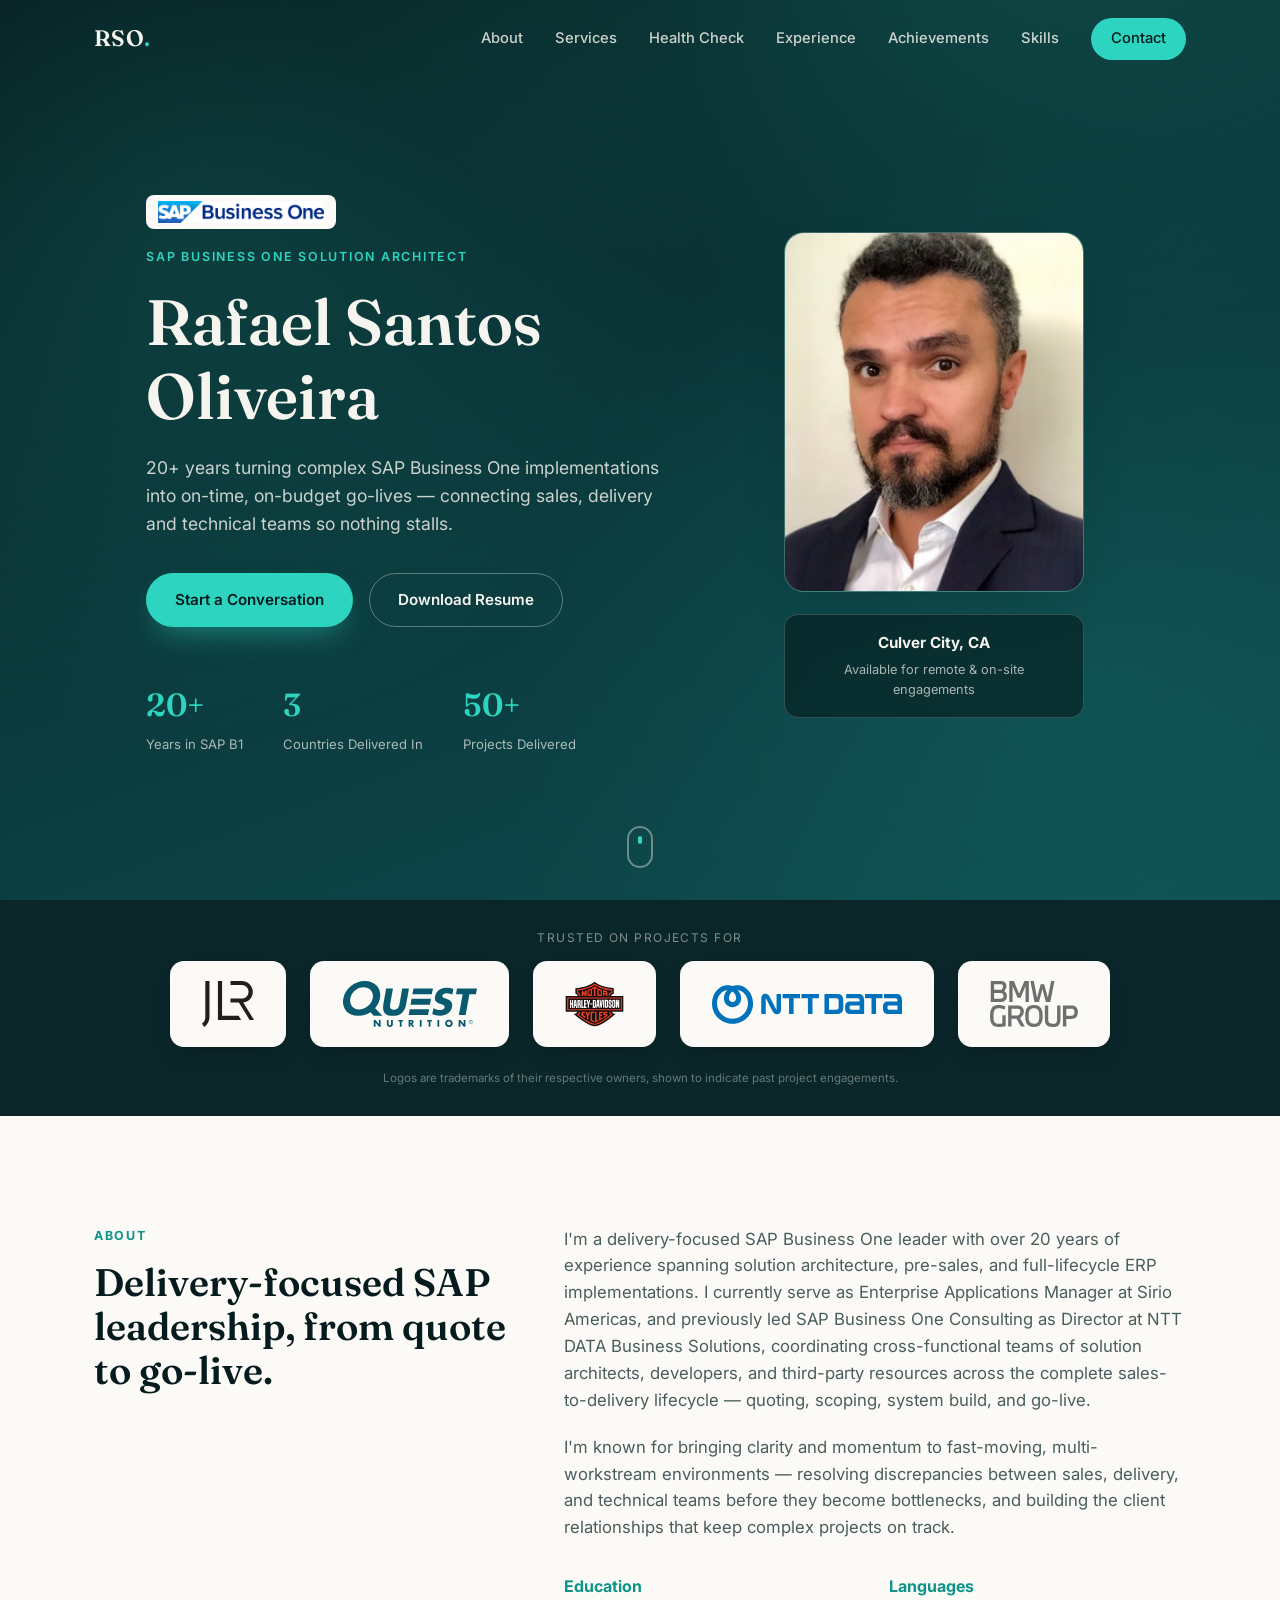
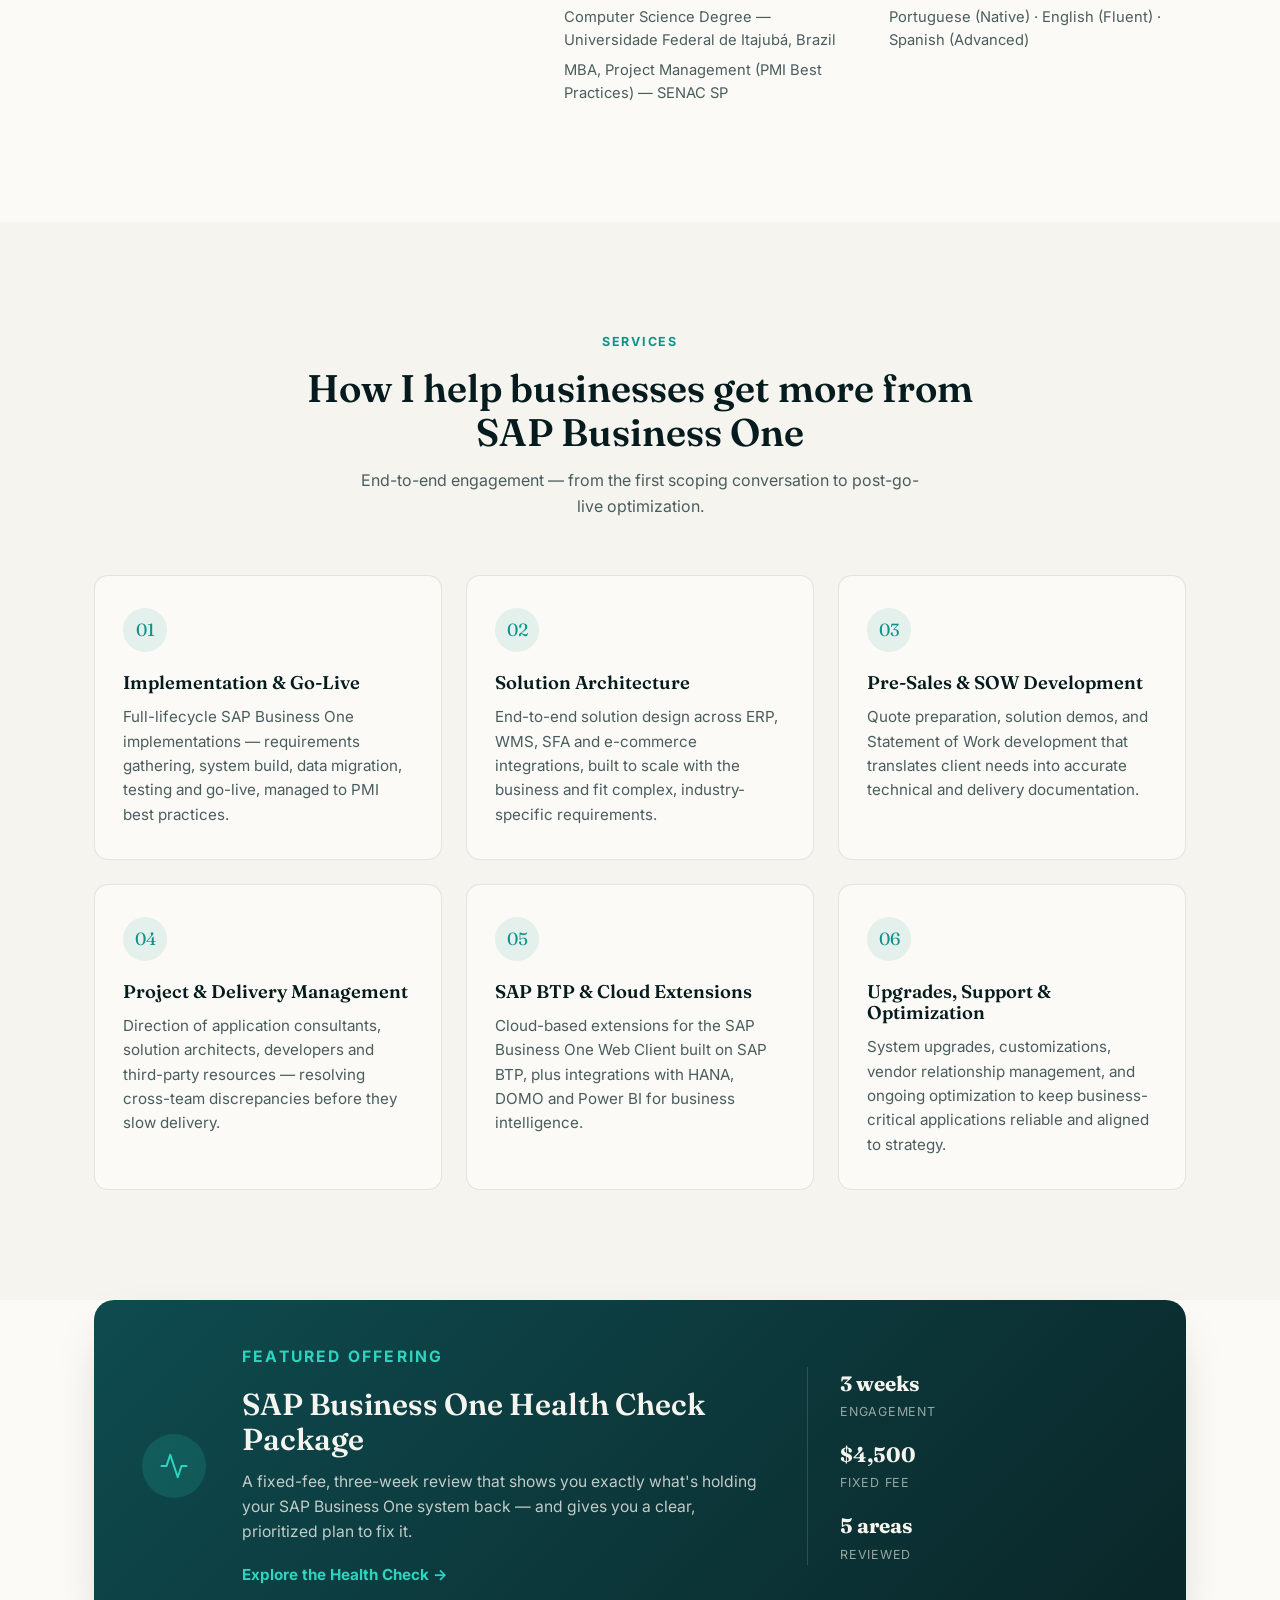
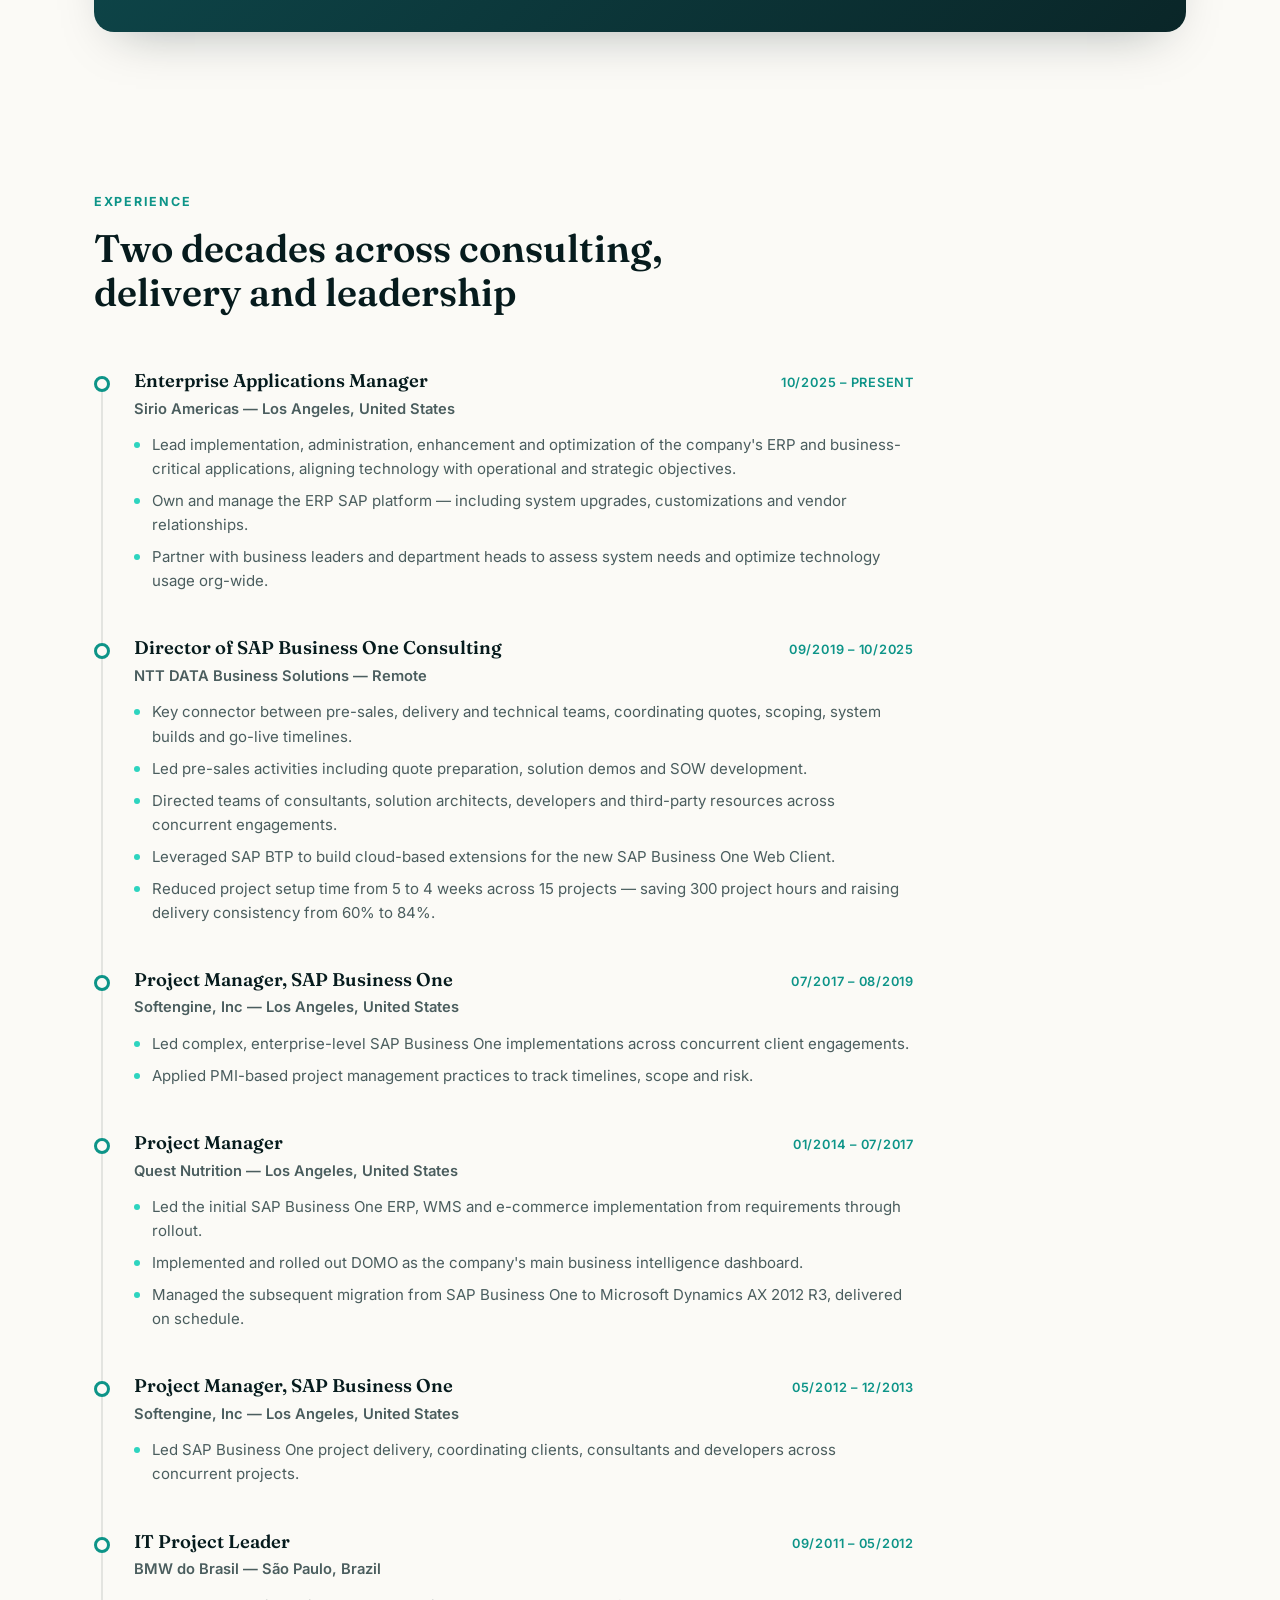
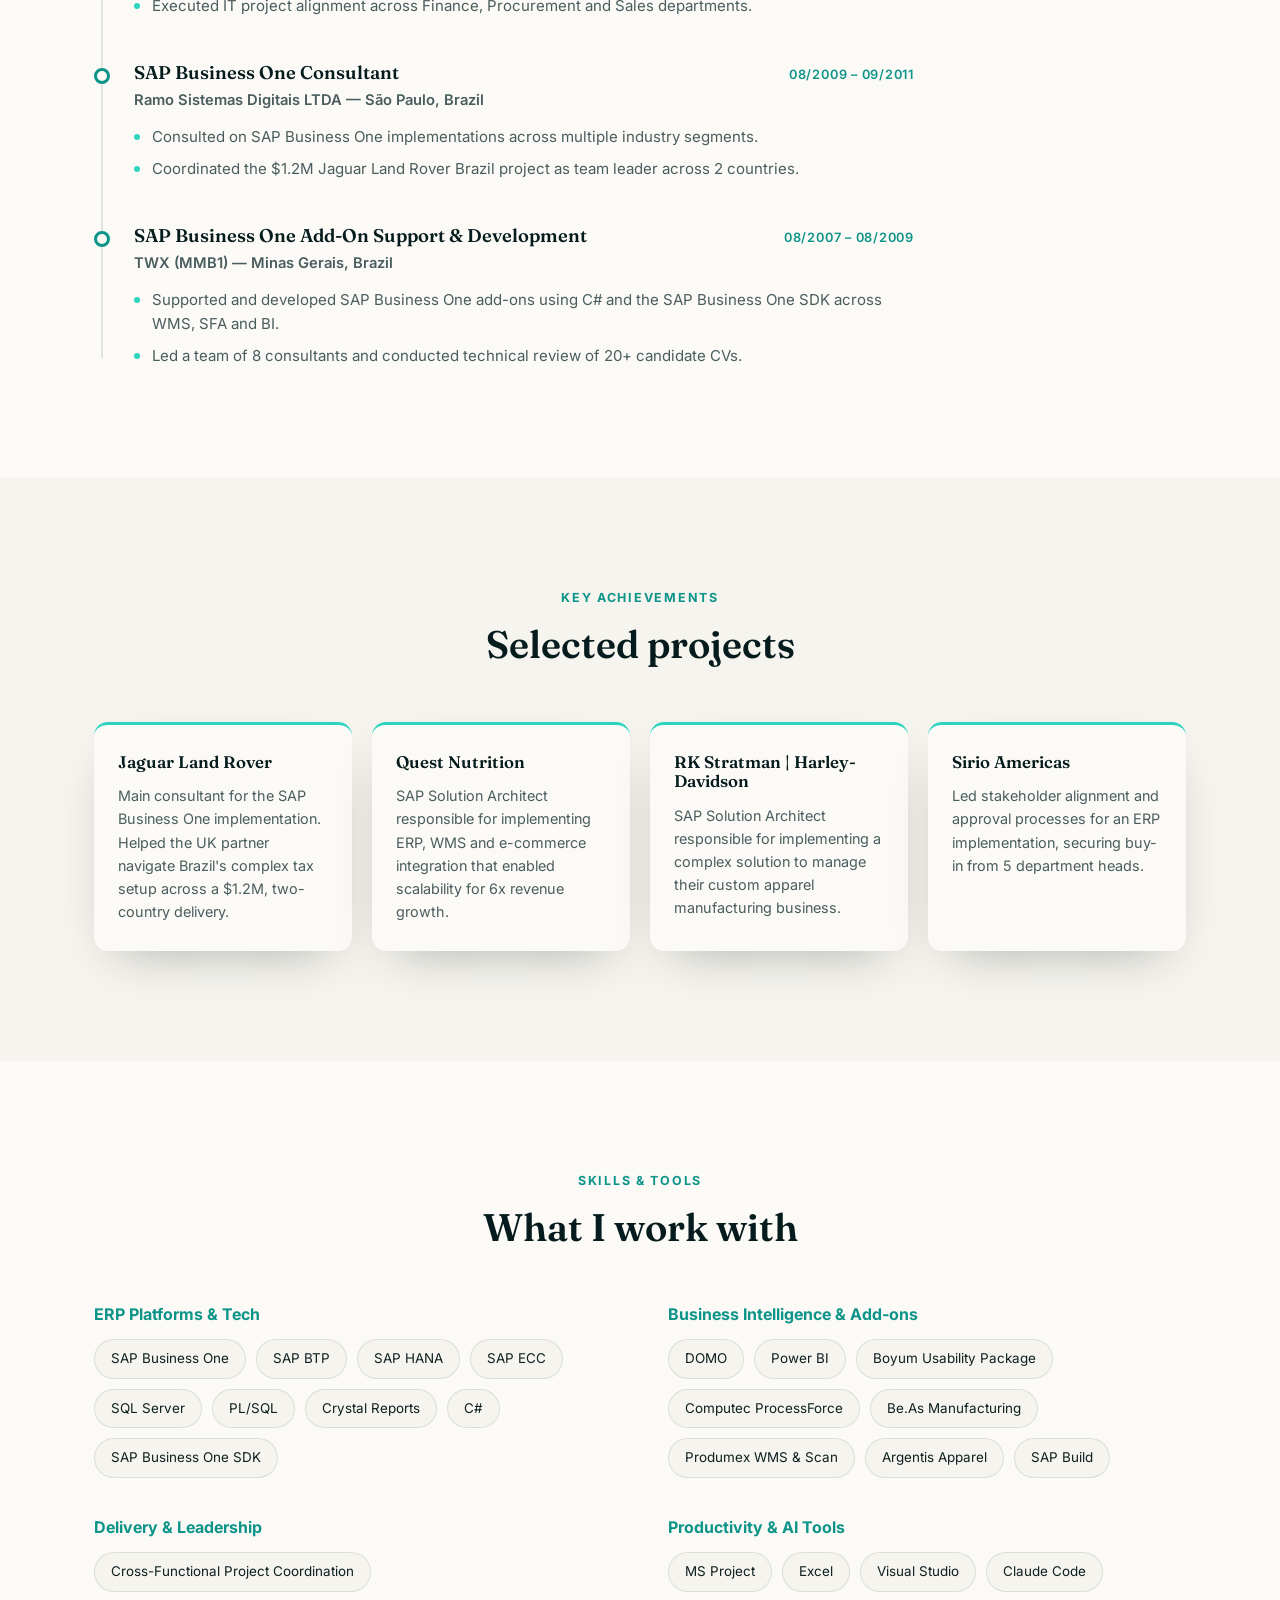
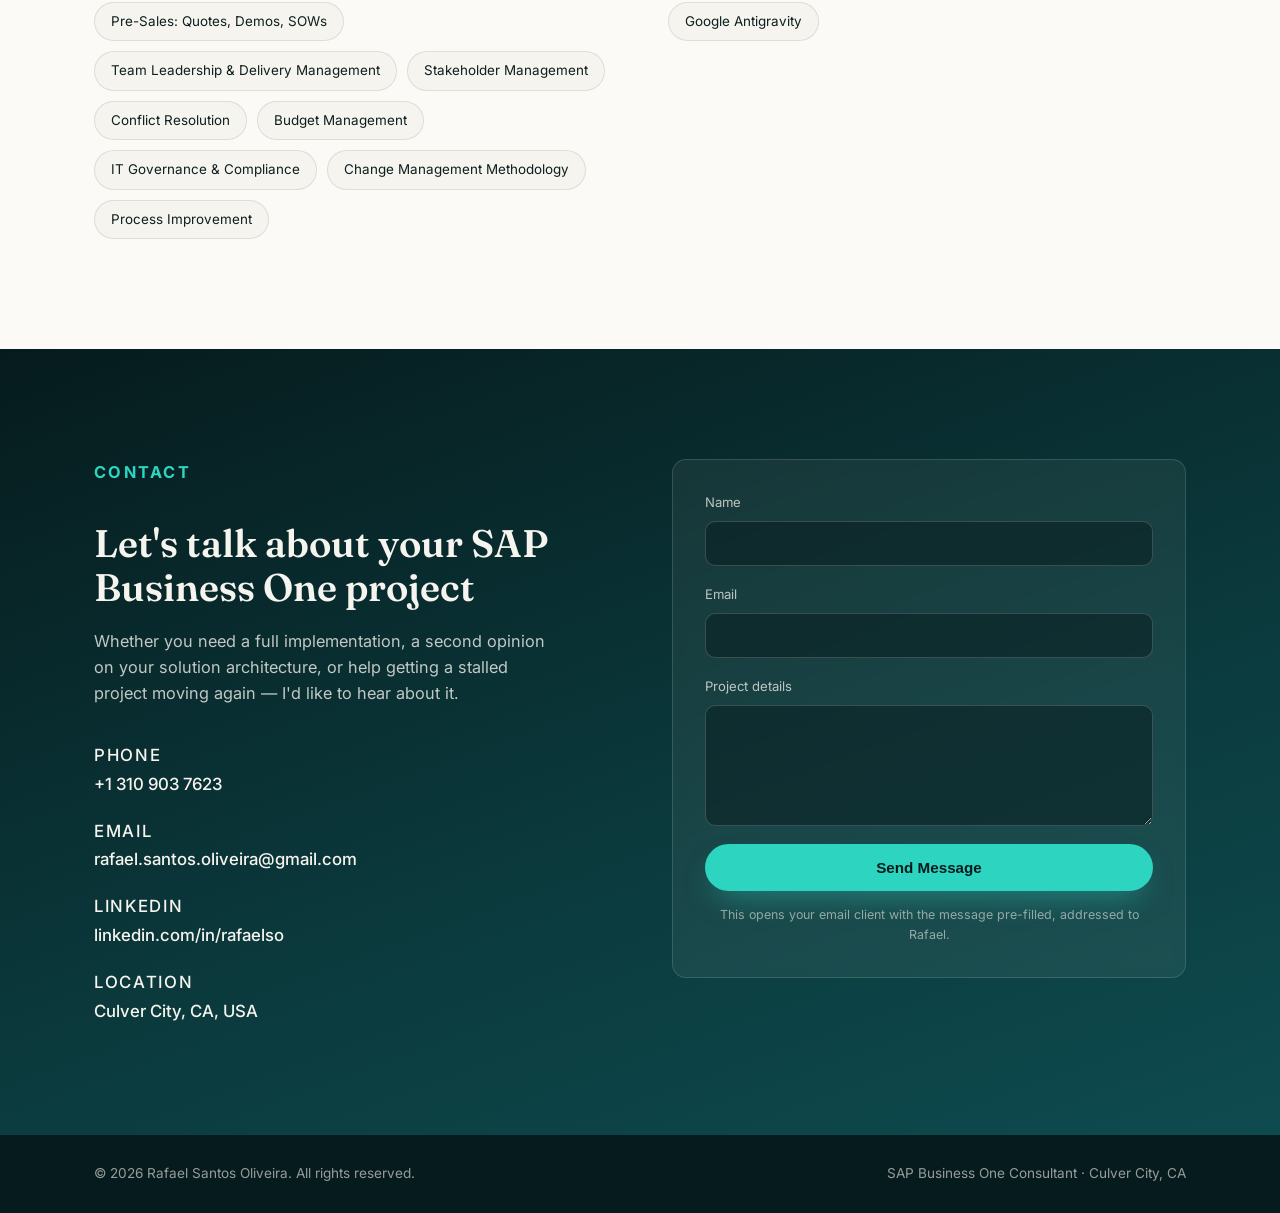
<file: index.html>
<!DOCTYPE html>
<html lang="en">
<head>
<meta charset="UTF-8">
<meta name="viewport" content="width=device-width, initial-scale=1.0">
<title>Rafael Santos Oliveira | SAP Business One Consultant</title>
<meta name="description" content="Rafael Santos Oliveira — Independent SAP Business One Consultant &amp; Enterprise Applications Manager. 20+ years delivering ERP implementations, solution architecture, and pre-sales across North America, Brazil and the UK.">
<link rel="icon" href="data:,">
<link rel="preconnect" href="https://fonts.googleapis.com">
<link rel="preconnect" href="https://fonts.gstatic.com" crossorigin>
<link href="https://fonts.googleapis.com/css2?family=Inter:wght@400;500;600;700;800&family=Fraunces:opsz,wght@9..144,500;9..144,600&display=swap" rel="stylesheet">
<link rel="stylesheet" href="css/style.css">
</head>
<body>

<div class="progress-bar" id="progressBar"></div>

<header class="site-header" id="siteHeader">
  <div class="container header-inner">
    <a href="#home" class="logo">RSO<span>.</span></a>
    <nav class="main-nav" id="mainNav">
      <a href="#about">About</a>
      <a href="#services">Services</a>
      <a href="health-check.html">Health Check</a>
      <a href="#experience">Experience</a>
      <a href="#achievements">Achievements</a>
      <a href="#skills">Skills</a>
      <a href="#contact" class="nav-cta">Contact</a>
    </nav>
    <button class="nav-toggle" id="navToggle" aria-label="Toggle menu" aria-expanded="false">
      <span></span><span></span><span></span>
    </button>
  </div>
</header>

<main>

  <!-- HERO -->
  <section class="hero" id="home">
    <div class="hero-bg" aria-hidden="true"></div>
    <div class="container hero-inner">
      <div class="hero-text">
        <img src="assets/images/logos/sap-business-one.jpg" alt="SAP Business One" class="sap-badge">
        <p class="eyebrow">SAP Business One Solution Architect</p>
        <h1>Rafael Santos<br>Oliveira</h1>
        <p class="hero-lede">20+ years turning complex SAP Business One implementations into on-time, on-budget go-lives — connecting sales, delivery and technical teams so nothing stalls.</p>
        <div class="hero-actions">
          <a href="#contact" class="btn btn-primary">Start a Conversation</a>
          <a href="assets/files/Rafael-Santos-Oliveira-Resume.pdf" class="btn btn-ghost" download>Download Resume</a>
        </div>
        <div class="hero-stats">
          <div class="stat">
            <span class="stat-num">20+</span>
            <span class="stat-label">Years in SAP B1</span>
          </div>
          <div class="stat">
            <span class="stat-num">3</span>
            <span class="stat-label">Countries Delivered In</span>
          </div>
          <div class="stat">
            <span class="stat-num">50+</span>
            <span class="stat-label">Projects Delivered</span>
          </div>
        </div>
      </div>
      <div class="hero-visual">
        <div class="hero-photo-frame">
          <img src="assets/images/profile.jpg" alt="Rafael Santos Oliveira" class="hero-photo" onerror="this.parentElement.classList.add('no-photo')">
          <div class="hero-photo-fallback">RSO</div>
        </div>
        <div class="hero-badge">
          <strong>Culver City, CA</strong>
          <span>Available for remote &amp; on-site engagements</span>
        </div>
      </div>
    </div>
    <a href="#about" class="scroll-cue" aria-label="Scroll to content"><span></span></a>
  </section>

  <!-- LOGOS / TRUST STRIP -->
  <section class="trust-strip">
    <div class="container">
      <p class="trust-label">Trusted on projects for</p>
      <div class="trust-logos">
        <span class="trust-logo"><img src="assets/images/logos/jaguar-land-rover.svg" alt="Jaguar Land Rover"></span>
        <span class="trust-logo"><img src="assets/images/logos/quest-nutrition.svg" alt="Quest Nutrition"></span>
        <span class="trust-logo"><img src="assets/images/logos/harley-davidson.svg" alt="Harley-Davidson (via RK Stratman)"></span>
        <span class="trust-logo"><img src="assets/images/logos/ntt-data.svg" alt="NTT DATA Business Solutions"></span>
        <span class="trust-logo"><img src="assets/images/logos/bmw.svg" alt="BMW do Brasil"></span>
      </div>
      <p class="trust-footnote">Logos are trademarks of their respective owners, shown to indicate past project engagements.</p>
    </div>
  </section>

  <!-- ABOUT -->
  <section class="section" id="about">
    <div class="container about-grid">
      <div class="section-head">
        <p class="kicker">About</p>
        <h2>Delivery-focused SAP leadership, from quote to go-live.</h2>
      </div>
      <div class="about-body">
        <p>I'm a delivery-focused SAP Business One leader with over 20 years of experience spanning solution architecture, pre-sales, and full-lifecycle ERP implementations. I currently serve as Enterprise Applications Manager at Sirio Americas, and previously led SAP Business One Consulting as Director at NTT DATA Business Solutions, coordinating cross-functional teams of solution architects, developers, and third-party resources across the complete sales-to-delivery lifecycle — quoting, scoping, system build, and go-live.</p>
        <p>I'm known for bringing clarity and momentum to fast-moving, multi-workstream environments — resolving discrepancies between sales, delivery, and technical teams before they become bottlenecks, and building the client relationships that keep complex projects on track.</p>
        <div class="about-facts">
          <div class="fact">
            <h3>Education</h3>
            <p>Computer Science Degree — Universidade Federal de Itajubá, Brazil</p>
            <p>MBA, Project Management (PMI Best Practices) — SENAC SP</p>
          </div>
          <div class="fact">
            <h3>Languages</h3>
            <p>Portuguese (Native) · English (Fluent) · Spanish (Advanced)</p>
          </div>
        </div>
      </div>
    </div>
  </section>

  <!-- SERVICES -->
  <section class="section section-alt" id="services">
    <div class="container">
      <div class="section-head center">
        <p class="kicker">Services</p>
        <h2>How I help businesses get more from SAP Business One</h2>
        <p class="section-sub">End-to-end engagement — from the first scoping conversation to post-go-live optimization.</p>
      </div>
      <div class="cards-grid">
        <article class="card">
          <div class="card-icon">01</div>
          <h3>Implementation &amp; Go-Live</h3>
          <p>Full-lifecycle SAP Business One implementations — requirements gathering, system build, data migration, testing and go-live, managed to PMI best practices.</p>
        </article>
        <article class="card">
          <div class="card-icon">02</div>
          <h3>Solution Architecture</h3>
          <p>End-to-end solution design across ERP, WMS, SFA and e-commerce integrations, built to scale with the business and fit complex, industry-specific requirements.</p>
        </article>
        <article class="card">
          <div class="card-icon">03</div>
          <h3>Pre-Sales &amp; SOW Development</h3>
          <p>Quote preparation, solution demos, and Statement of Work development that translates client needs into accurate technical and delivery documentation.</p>
        </article>
        <article class="card">
          <div class="card-icon">04</div>
          <h3>Project &amp; Delivery Management</h3>
          <p>Direction of application consultants, solution architects, developers and third-party resources — resolving cross-team discrepancies before they slow delivery.</p>
        </article>
        <article class="card">
          <div class="card-icon">05</div>
          <h3>SAP BTP &amp; Cloud Extensions</h3>
          <p>Cloud-based extensions for the SAP Business One Web Client built on SAP BTP, plus integrations with HANA, DOMO and Power BI for business intelligence.</p>
        </article>
        <article class="card">
          <div class="card-icon">06</div>
          <h3>Upgrades, Support &amp; Optimization</h3>
          <p>System upgrades, customizations, vendor relationship management, and ongoing optimization to keep business-critical applications reliable and aligned to strategy.</p>
        </article>
      </div>
    </div>
  </section>

  <!-- HEALTH CHECK PROMO -->
  <section class="section hc-promo-section" id="health-check">
    <div class="container">
      <a href="health-check.html" class="hc-promo-card">
        <div class="hc-promo-icon">
          <svg viewBox="0 0 24 24" fill="none" stroke="currentColor" stroke-width="1.6" stroke-linecap="round" stroke-linejoin="round"><path d="M22 12h-4l-3 9L9 3l-3 9H2"/></svg>
        </div>
        <div class="hc-promo-text">
          <p class="kicker">Featured Offering</p>
          <h2>SAP Business One Health Check Package</h2>
          <p>A fixed-fee, three-week review that shows you exactly what's holding your SAP Business One system back — and gives you a clear, prioritized plan to fix it.</p>
          <span class="hc-promo-link">Explore the Health Check <span aria-hidden="true">&rarr;</span></span>
        </div>
        <div class="hc-promo-stats">
          <div><strong>3 weeks</strong><span>Engagement</span></div>
          <div><strong>$4,500</strong><span>Fixed fee</span></div>
          <div><strong>5 areas</strong><span>Reviewed</span></div>
        </div>
      </a>
    </div>
  </section>

  <!-- EXPERIENCE -->
  <section class="section" id="experience">
    <div class="container">
      <div class="section-head">
        <p class="kicker">Experience</p>
        <h2>Two decades across consulting, delivery and leadership</h2>
      </div>
      <div class="timeline">

        <div class="timeline-item">
          <div class="timeline-dot"></div>
          <div class="timeline-content">
            <div class="timeline-top">
              <h3>Enterprise Applications Manager</h3>
              <span class="timeline-date">10/2025 – Present</span>
            </div>
            <p class="timeline-org">Sirio Americas — Los Angeles, United States</p>
            <ul>
              <li>Lead implementation, administration, enhancement and optimization of the company's ERP and business-critical applications, aligning technology with operational and strategic objectives.</li>
              <li>Own and manage the ERP SAP platform — including system upgrades, customizations and vendor relationships.</li>
              <li>Partner with business leaders and department heads to assess system needs and optimize technology usage org-wide.</li>
            </ul>
          </div>
        </div>

        <div class="timeline-item">
          <div class="timeline-dot"></div>
          <div class="timeline-content">
            <div class="timeline-top">
              <h3>Director of SAP Business One Consulting</h3>
              <span class="timeline-date">09/2019 – 10/2025</span>
            </div>
            <p class="timeline-org">NTT DATA Business Solutions — Remote</p>
            <ul>
              <li>Key connector between pre-sales, delivery and technical teams, coordinating quotes, scoping, system builds and go-live timelines.</li>
              <li>Led pre-sales activities including quote preparation, solution demos and SOW development.</li>
              <li>Directed teams of consultants, solution architects, developers and third-party resources across concurrent engagements.</li>
              <li>Leveraged SAP BTP to build cloud-based extensions for the new SAP Business One Web Client.</li>
              <li>Reduced project setup time from 5 to 4 weeks across 15 projects — saving 300 project hours and raising delivery consistency from 60% to 84%.</li>
            </ul>
          </div>
        </div>

        <div class="timeline-item">
          <div class="timeline-dot"></div>
          <div class="timeline-content">
            <div class="timeline-top">
              <h3>Project Manager, SAP Business One</h3>
              <span class="timeline-date">07/2017 – 08/2019</span>
            </div>
            <p class="timeline-org">Softengine, Inc — Los Angeles, United States</p>
            <ul>
              <li>Led complex, enterprise-level SAP Business One implementations across concurrent client engagements.</li>
              <li>Applied PMI-based project management practices to track timelines, scope and risk.</li>
            </ul>
          </div>
        </div>

        <div class="timeline-item">
          <div class="timeline-dot"></div>
          <div class="timeline-content">
            <div class="timeline-top">
              <h3>Project Manager</h3>
              <span class="timeline-date">01/2014 – 07/2017</span>
            </div>
            <p class="timeline-org">Quest Nutrition — Los Angeles, United States</p>
            <ul>
              <li>Led the initial SAP Business One ERP, WMS and e-commerce implementation from requirements through rollout.</li>
              <li>Implemented and rolled out DOMO as the company's main business intelligence dashboard.</li>
              <li>Managed the subsequent migration from SAP Business One to Microsoft Dynamics AX 2012 R3, delivered on schedule.</li>
            </ul>
          </div>
        </div>

        <div class="timeline-item">
          <div class="timeline-dot"></div>
          <div class="timeline-content">
            <div class="timeline-top">
              <h3>Project Manager, SAP Business One</h3>
              <span class="timeline-date">05/2012 – 12/2013</span>
            </div>
            <p class="timeline-org">Softengine, Inc — Los Angeles, United States</p>
            <ul>
              <li>Led SAP Business One project delivery, coordinating clients, consultants and developers across concurrent projects.</li>
            </ul>
          </div>
        </div>

        <div class="timeline-item">
          <div class="timeline-dot"></div>
          <div class="timeline-content">
            <div class="timeline-top">
              <h3>IT Project Leader</h3>
              <span class="timeline-date">09/2011 – 05/2012</span>
            </div>
            <p class="timeline-org">BMW do Brasil — São Paulo, Brazil</p>
            <ul>
              <li>Executed IT project alignment across Finance, Procurement and Sales departments.</li>
            </ul>
          </div>
        </div>

        <div class="timeline-item">
          <div class="timeline-dot"></div>
          <div class="timeline-content">
            <div class="timeline-top">
              <h3>SAP Business One Consultant</h3>
              <span class="timeline-date">08/2009 – 09/2011</span>
            </div>
            <p class="timeline-org">Ramo Sistemas Digitais LTDA — São Paulo, Brazil</p>
            <ul>
              <li>Consulted on SAP Business One implementations across multiple industry segments.</li>
              <li>Coordinated the $1.2M Jaguar Land Rover Brazil project as team leader across 2 countries.</li>
            </ul>
          </div>
        </div>

        <div class="timeline-item">
          <div class="timeline-dot"></div>
          <div class="timeline-content">
            <div class="timeline-top">
              <h3>SAP Business One Add-On Support &amp; Development</h3>
              <span class="timeline-date">08/2007 – 08/2009</span>
            </div>
            <p class="timeline-org">TWX (MMB1) — Minas Gerais, Brazil</p>
            <ul>
              <li>Supported and developed SAP Business One add-ons using C# and the SAP Business One SDK across WMS, SFA and BI.</li>
              <li>Led a team of 8 consultants and conducted technical review of 20+ candidate CVs.</li>
            </ul>
          </div>
        </div>

      </div>
    </div>
  </section>

  <!-- ACHIEVEMENTS -->
  <section class="section section-alt" id="achievements">
    <div class="container">
      <div class="section-head center">
        <p class="kicker">Key Achievements</p>
        <h2>Selected projects</h2>
      </div>
      <div class="achieve-grid">
        <article class="achieve-card">
          <h3>Jaguar Land Rover</h3>
          <p>Main consultant for the SAP Business One implementation. Helped the UK partner navigate Brazil's complex tax setup across a $1.2M, two-country delivery.</p>
        </article>
        <article class="achieve-card">
          <h3>Quest Nutrition</h3>
          <p>SAP Solution Architect responsible for implementing ERP, WMS and e-commerce integration that enabled scalability for 6x revenue growth.</p>
        </article>
        <article class="achieve-card">
          <h3>RK Stratman | Harley-Davidson</h3>
          <p>SAP Solution Architect responsible for implementing a complex solution to manage their custom apparel manufacturing business.</p>
        </article>
        <article class="achieve-card">
          <h3>Sirio Americas</h3>
          <p>Led stakeholder alignment and approval processes for an ERP implementation, securing buy-in from 5 department heads.</p>
        </article>
      </div>
    </div>
  </section>

  <!-- SKILLS -->
  <section class="section" id="skills">
    <div class="container">
      <div class="section-head center">
        <p class="kicker">Skills &amp; Tools</p>
        <h2>What I work with</h2>
      </div>
      <div class="skills-grid">
        <div class="skill-group">
          <h3>ERP Platforms &amp; Tech</h3>
          <div class="tags">
            <span>SAP Business One</span>
            <span>SAP BTP</span>
            <span>SAP HANA</span>
            <span>SAP ECC</span>
            <span>SQL Server</span>
            <span>PL/SQL</span>
            <span>Crystal Reports</span>
            <span>C#</span>
            <span>SAP Business One SDK</span>
          </div>
        </div>
        <div class="skill-group">
          <h3>Business Intelligence &amp; Add-ons</h3>
          <div class="tags">
            <span>DOMO</span>
            <span>Power BI</span>
            <span>Boyum Usability Package</span>
            <span>Computec ProcessForce</span>
            <span>Be.As Manufacturing</span>
            <span>Produmex WMS &amp; Scan</span>
            <span>Argentis Apparel</span>
            <span>SAP Build</span>
          </div>
        </div>
        <div class="skill-group">
          <h3>Delivery &amp; Leadership</h3>
          <div class="tags">
            <span>Cross-Functional Project Coordination</span>
            <span>Pre-Sales: Quotes, Demos, SOWs</span>
            <span>Team Leadership &amp; Delivery Management</span>
            <span>Stakeholder Management</span>
            <span>Conflict Resolution</span>
            <span>Budget Management</span>
            <span>IT Governance &amp; Compliance</span>
            <span>Change Management Methodology</span>
            <span>Process Improvement</span>
          </div>
        </div>
        <div class="skill-group">
          <h3>Productivity &amp; AI Tools</h3>
          <div class="tags">
            <span>MS Project</span>
            <span>Excel</span>
            <span>Visual Studio</span>
            <span>Claude Code</span>
            <span>Google Antigravity</span>
          </div>
        </div>
      </div>
    </div>
  </section>

  <!-- CONTACT -->
  <section class="section contact-section" id="contact">
    <div class="container contact-grid">
      <div class="contact-intro">
        <p class="kicker">Contact</p>
        <h2>Let's talk about your SAP Business One project</h2>
        <p>Whether you need a full implementation, a second opinion on your solution architecture, or help getting a stalled project moving again — I'd like to hear about it.</p>
        <ul class="contact-list">
          <li>
            <span class="contact-label">Phone</span>
            <a href="tel:+13109037623">+1 310 903 7623</a>
          </li>
          <li>
            <span class="contact-label">Email</span>
            <a href="mailto:rafael.santos.oliveira@gmail.com">rafael.santos.oliveira@gmail.com</a>
          </li>
          <li>
            <span class="contact-label">LinkedIn</span>
            <a href="https://www.linkedin.com/in/rafaelso/" target="_blank" rel="noopener">linkedin.com/in/rafaelso</a>
          </li>
          <li>
            <span class="contact-label">Location</span>
            <span>Culver City, CA, USA</span>
          </li>
        </ul>
      </div>
      <form class="contact-form" id="contactForm">
        <div class="form-row">
          <label for="name">Name</label>
          <input type="text" id="name" name="name" required>
        </div>
        <div class="form-row">
          <label for="email">Email</label>
          <input type="email" id="email" name="email" required>
        </div>
        <div class="form-row">
          <label for="message">Project details</label>
          <textarea id="message" name="message" rows="5" required></textarea>
        </div>
        <button type="submit" class="btn btn-primary btn-block">Send Message</button>
        <p class="form-note" id="formNote">This opens your email client with the message pre-filled, addressed to Rafael.</p>
      </form>
    </div>
  </section>

</main>

<footer class="site-footer">
  <div class="container footer-inner">
    <p>&copy; <span id="year"></span> Rafael Santos Oliveira. All rights reserved.</p>
    <p class="footer-sub">SAP Business One Consultant · Culver City, CA</p>
  </div>
</footer>

<script src="js/main.js"></script>
</body>
</html>
</file>
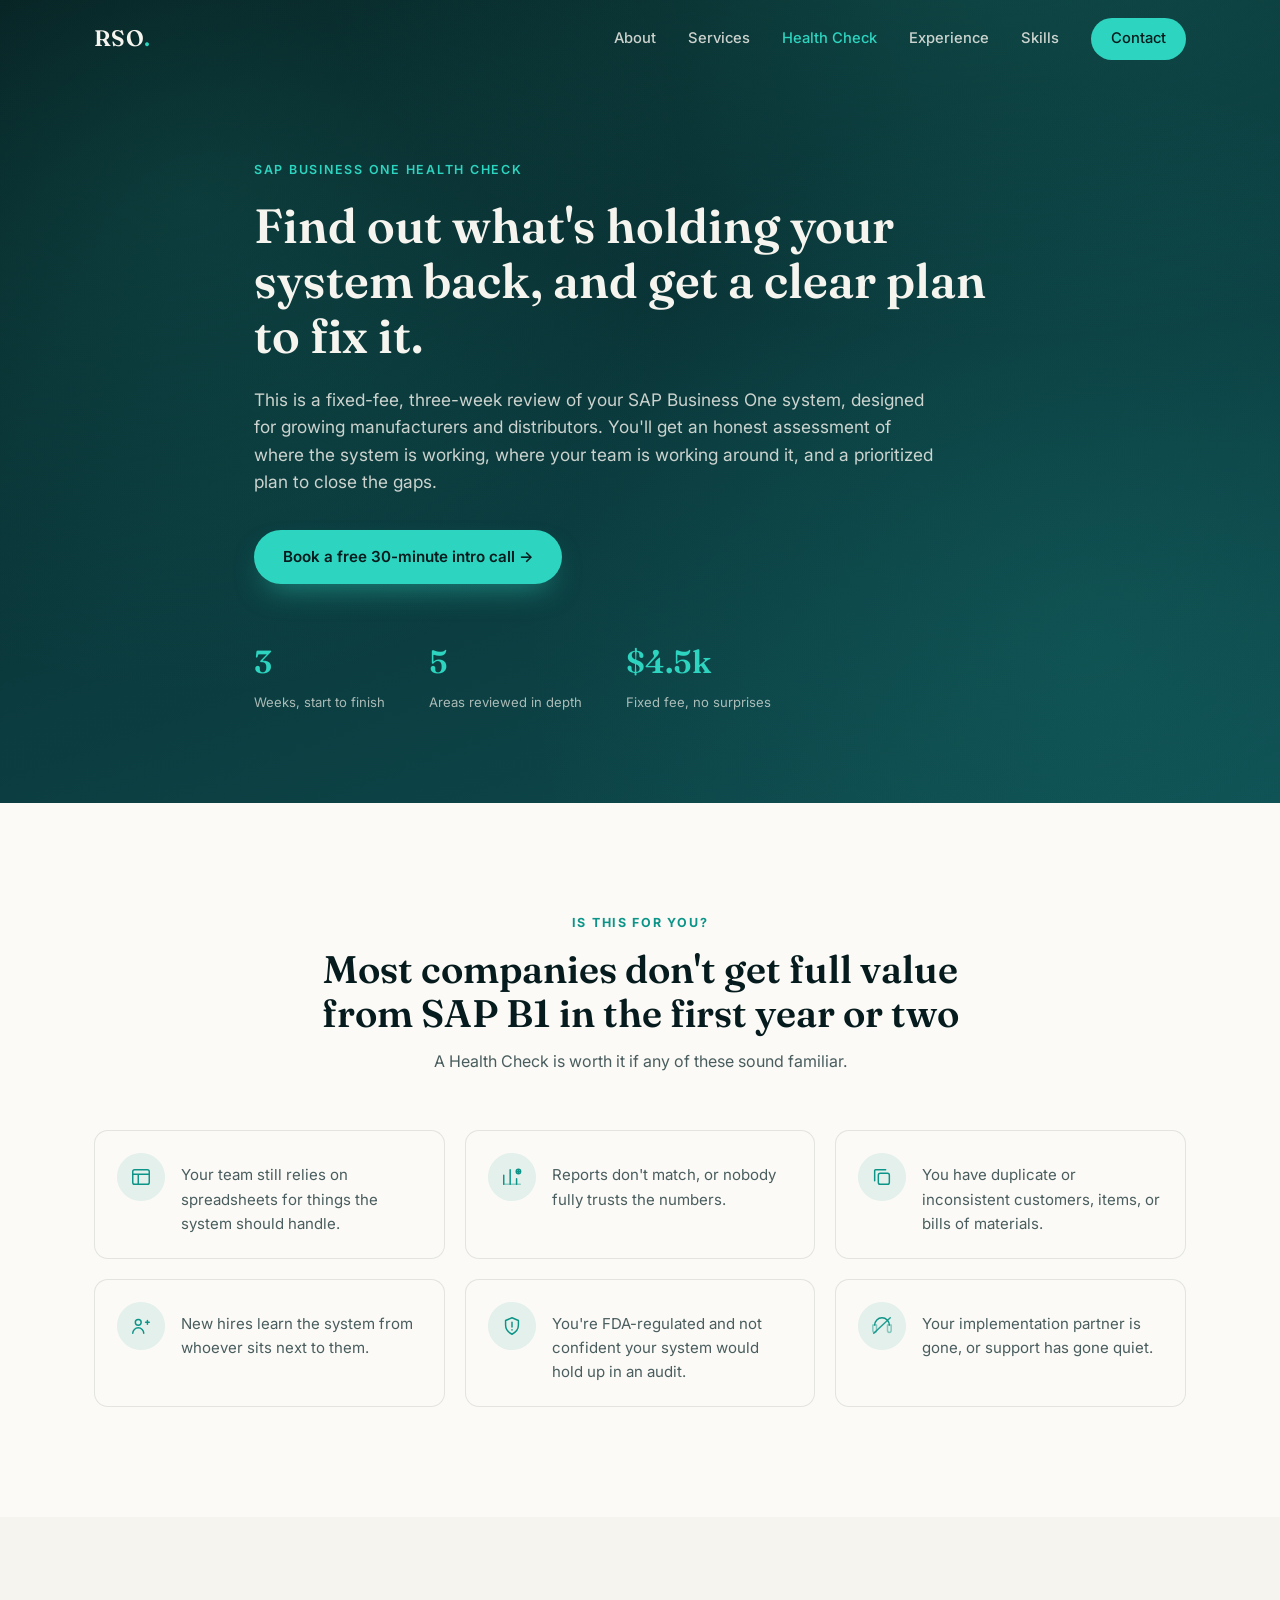
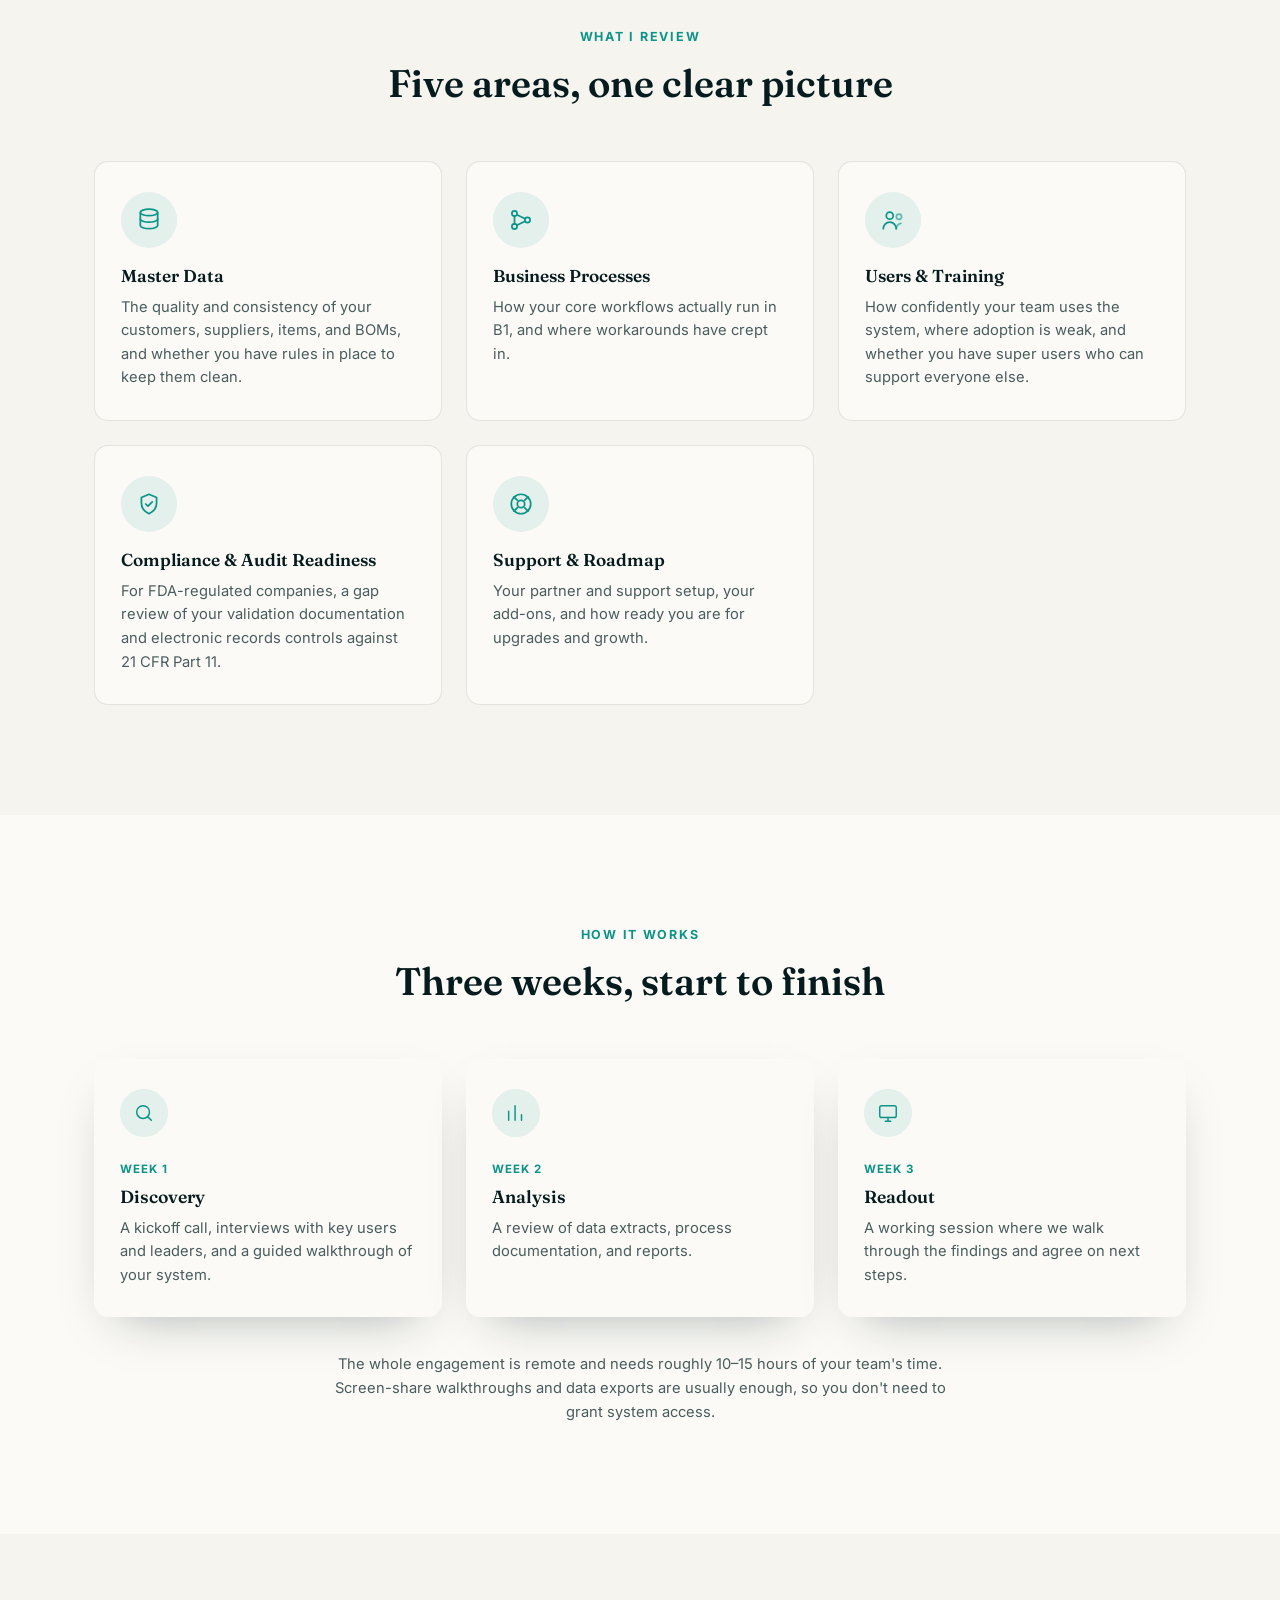
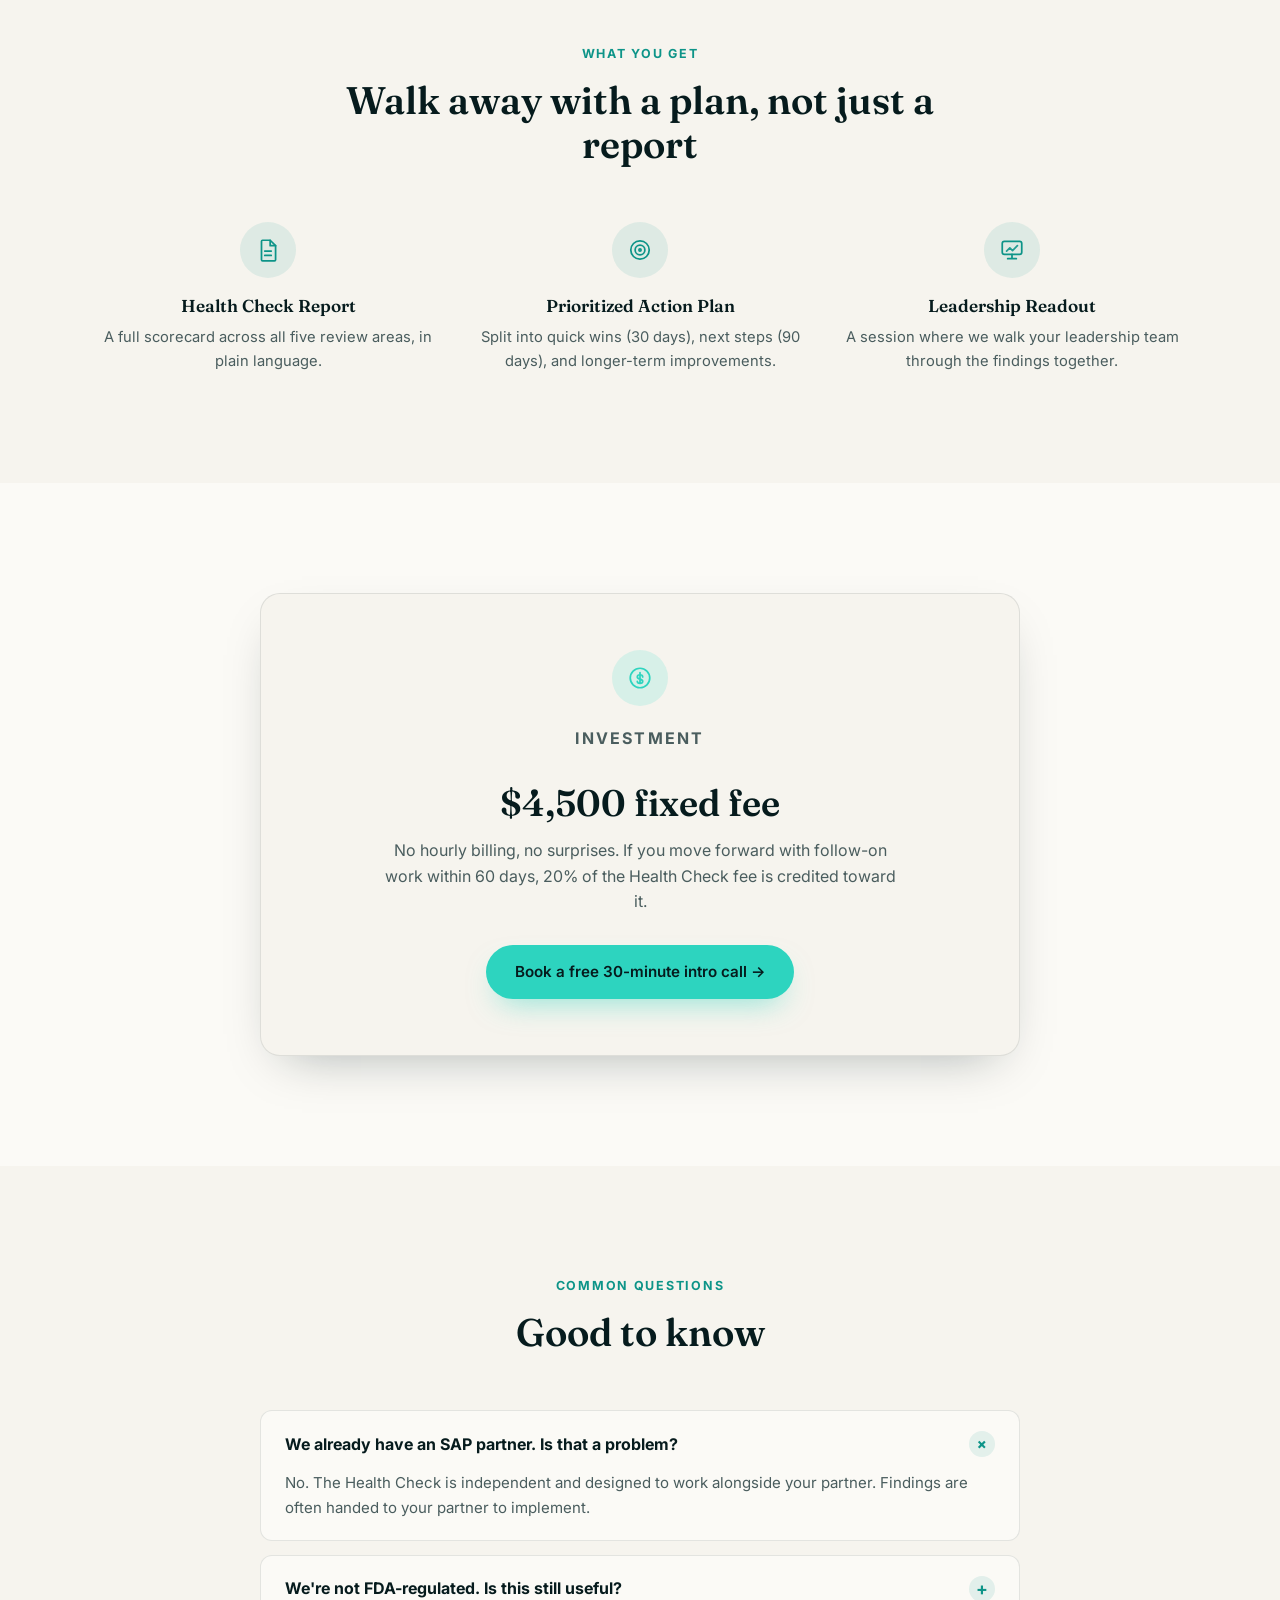
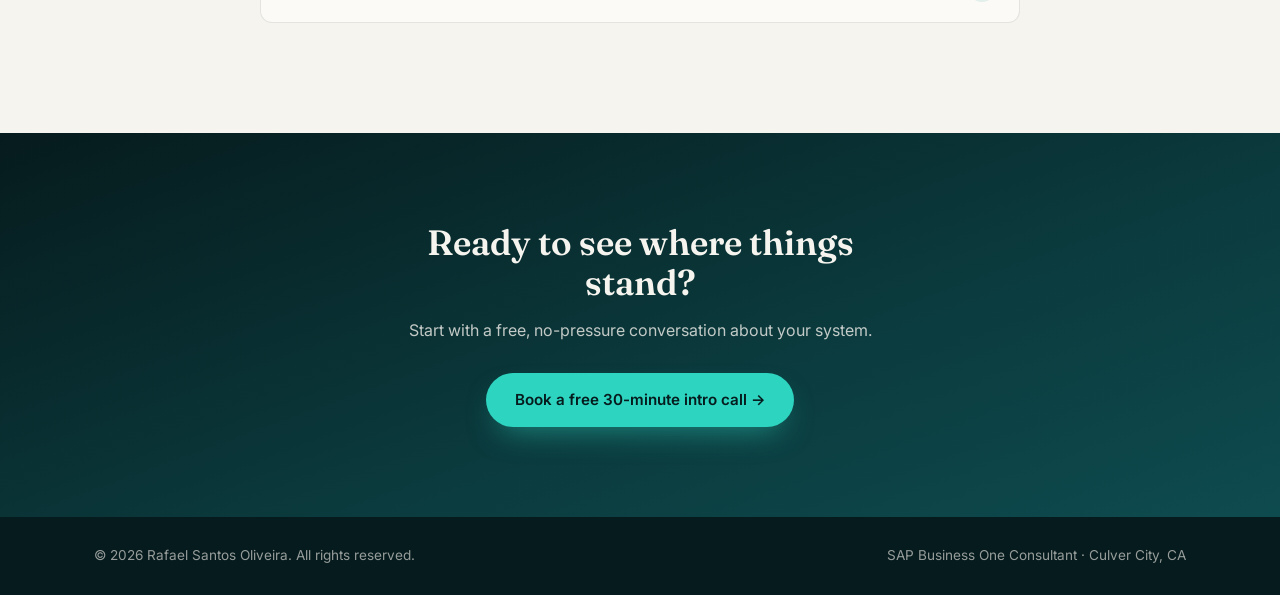
<file: health-check.html>
<!DOCTYPE html>
<html lang="en">
<head>
<meta charset="UTF-8">
<meta name="viewport" content="width=device-width, initial-scale=1.0">
<title>SAP Business One Health Check | Rafael Santos Oliveira</title>
<meta name="description" content="A fixed-fee, three-week SAP Business One Health Check for growing manufacturers and distributors — an honest assessment of your system and a prioritized plan to fix it.">
<link rel="icon" href="data:,">
<link rel="preconnect" href="https://fonts.googleapis.com">
<link rel="preconnect" href="https://fonts.gstatic.com" crossorigin>
<link href="https://fonts.googleapis.com/css2?family=Inter:wght@400;500;600;700;800&family=Fraunces:opsz,wght@9..144,500;9..144,600&display=swap" rel="stylesheet">
<link rel="stylesheet" href="css/style.css">
</head>
<body>

<div class="progress-bar" id="progressBar"></div>

<header class="site-header" id="siteHeader">
  <div class="container header-inner">
    <a href="index.html#home" class="logo">RSO<span>.</span></a>
    <nav class="main-nav" id="mainNav">
      <a href="index.html#about">About</a>
      <a href="index.html#services">Services</a>
      <a href="health-check.html" class="active">Health Check</a>
      <a href="index.html#experience">Experience</a>
      <a href="index.html#skills">Skills</a>
      <a href="index.html#contact" class="nav-cta">Contact</a>
    </nav>
    <button class="nav-toggle" id="navToggle" aria-label="Toggle menu" aria-expanded="false">
      <span></span><span></span><span></span>
    </button>
  </div>
</header>

<main>

  <!-- HC HERO -->
  <section class="hc-hero">
    <div class="hero-bg" aria-hidden="true"></div>
    <div class="container hc-hero-inner">
      <p class="eyebrow">SAP Business One Health Check</p>
      <h1>Find out what's holding your system back, and get a clear plan to fix it.</h1>
      <p class="hc-hero-lede">This is a fixed-fee, three-week review of your SAP Business One system, designed for growing manufacturers and distributors. You'll get an honest assessment of where the system is working, where your team is working around it, and a prioritized plan to close the gaps.</p>
      <div class="hero-actions">
        <a href="index.html#contact" class="btn btn-primary">Book a free 30-minute intro call &rarr;</a>
      </div>
      <div class="hc-hero-stats">
        <div class="stat"><span class="stat-num">3</span><span class="stat-label">Weeks, start to finish</span></div>
        <div class="stat"><span class="stat-num">5</span><span class="stat-label">Areas reviewed in depth</span></div>
        <div class="stat"><span class="stat-num">$4.5k</span><span class="stat-label">Fixed fee, no surprises</span></div>
      </div>
    </div>
  </section>

  <!-- IS THIS FOR YOU -->
  <section class="section" id="hc-fit">
    <div class="container">
      <div class="section-head center">
        <p class="kicker">Is This For You?</p>
        <h2>Most companies don't get full value from SAP B1 in the first year or two</h2>
        <p class="section-sub">A Health Check is worth it if any of these sound familiar.</p>
      </div>
      <div class="hc-fit-grid">
        <div class="hc-fit-item">
          <div class="hc-icon">
            <svg viewBox="0 0 24 24" fill="none" stroke="currentColor" stroke-width="1.6" stroke-linecap="round" stroke-linejoin="round"><rect x="3" y="4" width="18" height="16" rx="2"/><path d="M3 9h18M9 9v11"/></svg>
          </div>
          <p>Your team still relies on spreadsheets for things the system should handle.</p>
        </div>
        <div class="hc-fit-item">
          <div class="hc-icon">
            <svg viewBox="0 0 24 24" fill="none" stroke="currentColor" stroke-width="1.6" stroke-linecap="round" stroke-linejoin="round"><path d="M3 20V10M10 20V4M17 20v-6"/><path d="M3 20h18" stroke-opacity=".4"/><circle cx="19" cy="6" r="2.4"/><path d="M19 4.6v2.8M17.6 6h2.8"/></svg>
          </div>
          <p>Reports don't match, or nobody fully trusts the numbers.</p>
        </div>
        <div class="hc-fit-item">
          <div class="hc-icon">
            <svg viewBox="0 0 24 24" fill="none" stroke="currentColor" stroke-width="1.6" stroke-linecap="round" stroke-linejoin="round"><rect x="8" y="8" width="12" height="12" rx="2"/><path d="M4 16V5a1 1 0 0 1 1-1h11"/></svg>
          </div>
          <p>You have duplicate or inconsistent customers, items, or bills of materials.</p>
        </div>
        <div class="hc-fit-item">
          <div class="hc-icon">
            <svg viewBox="0 0 24 24" fill="none" stroke="currentColor" stroke-width="1.6" stroke-linecap="round" stroke-linejoin="round"><circle cx="9" cy="8" r="3.2"/><path d="M3 20c0-3.3 2.7-6 6-6s6 2.7 6 6"/><path d="M17 8h4M19 6v4"/></svg>
          </div>
          <p>New hires learn the system from whoever sits next to them.</p>
        </div>
        <div class="hc-fit-item">
          <div class="hc-icon">
            <svg viewBox="0 0 24 24" fill="none" stroke="currentColor" stroke-width="1.6" stroke-linecap="round" stroke-linejoin="round"><path d="M12 3l7 3v5c0 4.5-3 8-7 10-4-2-7-5.5-7-10V6z"/><path d="M12 8v5M12 16.2v.1"/></svg>
          </div>
          <p>You're FDA-regulated and not confident your system would hold up in an audit.</p>
        </div>
        <div class="hc-fit-item">
          <div class="hc-icon">
            <svg viewBox="0 0 24 24" fill="none" stroke="currentColor" stroke-width="1.6" stroke-linecap="round" stroke-linejoin="round"><path d="M4 11a8 8 0 0 1 16 0"/><path d="M2 11h4v6a2 2 0 0 1-2 2 2 2 0 0 1-2-2zM18 11h4v6a2 2 0 0 1-2 2 2 2 0 0 1-2-2z" stroke-opacity=".45"/><path d="M3 20l18-17" stroke-opacity=".9"/></svg>
          </div>
          <p>Your implementation partner is gone, or support has gone quiet.</p>
        </div>
      </div>
    </div>
  </section>

  <!-- WHAT I REVIEW -->
  <section class="section section-alt" id="hc-review">
    <div class="container">
      <div class="section-head center">
        <p class="kicker">What I Review</p>
        <h2>Five areas, one clear picture</h2>
      </div>
      <div class="hc-review-grid">
        <article class="hc-review-card">
          <div class="hc-icon hc-icon-lg">
            <svg viewBox="0 0 24 24" fill="none" stroke="currentColor" stroke-width="1.6" stroke-linecap="round" stroke-linejoin="round"><ellipse cx="12" cy="5" rx="8" ry="3"/><path d="M4 5v6c0 1.7 3.6 3 8 3s8-1.3 8-3V5"/><path d="M4 11v6c0 1.7 3.6 3 8 3s8-1.3 8-3v-6"/></svg>
          </div>
          <h3>Master Data</h3>
          <p>The quality and consistency of your customers, suppliers, items, and BOMs, and whether you have rules in place to keep them clean.</p>
        </article>
        <article class="hc-review-card">
          <div class="hc-icon hc-icon-lg">
            <svg viewBox="0 0 24 24" fill="none" stroke="currentColor" stroke-width="1.6" stroke-linecap="round" stroke-linejoin="round"><circle cx="6" cy="6" r="2.4"/><circle cx="6" cy="18" r="2.4"/><circle cx="18" cy="12" r="2.4"/><path d="M6 8.4V15.6M8.2 7.2 15.8 10.8M8.2 16.8 15.8 13.2"/></svg>
          </div>
          <h3>Business Processes</h3>
          <p>How your core workflows actually run in B1, and where workarounds have crept in.</p>
        </article>
        <article class="hc-review-card">
          <div class="hc-icon hc-icon-lg">
            <svg viewBox="0 0 24 24" fill="none" stroke="currentColor" stroke-width="1.6" stroke-linecap="round" stroke-linejoin="round"><circle cx="9" cy="8" r="3.2"/><path d="M3 20c0-3.3 2.7-6 6-6s6 2.7 6 6"/><circle cx="17.5" cy="9" r="2.4" stroke-opacity=".6"/><path d="M15 20c.3-2.4 2-4.3 4.3-4.8" stroke-opacity=".6"/></svg>
          </div>
          <h3>Users &amp; Training</h3>
          <p>How confidently your team uses the system, where adoption is weak, and whether you have super users who can support everyone else.</p>
        </article>
        <article class="hc-review-card">
          <div class="hc-icon hc-icon-lg">
            <svg viewBox="0 0 24 24" fill="none" stroke="currentColor" stroke-width="1.6" stroke-linecap="round" stroke-linejoin="round"><path d="M12 3l7 3v5c0 4.5-3 8-7 10-4-2-7-5.5-7-10V6z"/><path d="m9 12 2 2 4-4"/></svg>
          </div>
          <h3>Compliance &amp; Audit Readiness</h3>
          <p>For FDA-regulated companies, a gap review of your validation documentation and electronic records controls against 21 CFR Part 11.</p>
        </article>
        <article class="hc-review-card">
          <div class="hc-icon hc-icon-lg">
            <svg viewBox="0 0 24 24" fill="none" stroke="currentColor" stroke-width="1.6" stroke-linecap="round" stroke-linejoin="round"><circle cx="12" cy="12" r="9"/><circle cx="12" cy="12" r="3.4"/><path d="m5.5 5.5 3 3M18.5 5.5l-3 3M5.5 18.5l3-3M18.5 18.5l-3-3"/></svg>
          </div>
          <h3>Support &amp; Roadmap</h3>
          <p>Your partner and support setup, your add-ons, and how ready you are for upgrades and growth.</p>
        </article>
      </div>
    </div>
  </section>

  <!-- HOW IT WORKS -->
  <section class="section" id="hc-process">
    <div class="container">
      <div class="section-head center">
        <p class="kicker">How It Works</p>
        <h2>Three weeks, start to finish</h2>
      </div>
      <div class="hc-steps">
        <div class="hc-step">
          <div class="hc-step-num">
            <svg viewBox="0 0 24 24" fill="none" stroke="currentColor" stroke-width="1.6" stroke-linecap="round" stroke-linejoin="round"><circle cx="11" cy="11" r="7"/><path d="m20 20-3.5-3.5"/></svg>
          </div>
          <span class="hc-step-week">Week 1</span>
          <h3>Discovery</h3>
          <p>A kickoff call, interviews with key users and leaders, and a guided walkthrough of your system.</p>
        </div>
        <div class="hc-step">
          <div class="hc-step-num">
            <svg viewBox="0 0 24 24" fill="none" stroke="currentColor" stroke-width="1.6" stroke-linecap="round" stroke-linejoin="round"><path d="M4 20V10M11 20V4M18 20v-6"/></svg>
          </div>
          <span class="hc-step-week">Week 2</span>
          <h3>Analysis</h3>
          <p>A review of data extracts, process documentation, and reports.</p>
        </div>
        <div class="hc-step">
          <div class="hc-step-num">
            <svg viewBox="0 0 24 24" fill="none" stroke="currentColor" stroke-width="1.6" stroke-linecap="round" stroke-linejoin="round"><rect x="3" y="4" width="18" height="13" rx="2"/><path d="M9 21h6M12 17v4"/></svg>
          </div>
          <span class="hc-step-week">Week 3</span>
          <h3>Readout</h3>
          <p>A working session where we walk through the findings and agree on next steps.</p>
        </div>
      </div>
      <p class="hc-process-note">The whole engagement is remote and needs roughly 10–15 hours of your team's time. Screen-share walkthroughs and data exports are usually enough, so you don't need to grant system access.</p>
    </div>
  </section>

  <!-- WHAT YOU GET -->
  <section class="section section-alt" id="hc-deliverables">
    <div class="container">
      <div class="section-head center">
        <p class="kicker">What You Get</p>
        <h2>Walk away with a plan, not just a report</h2>
      </div>
      <div class="hc-get-grid">
        <article class="hc-get-card">
          <div class="hc-icon hc-icon-lg">
            <svg viewBox="0 0 24 24" fill="none" stroke="currentColor" stroke-width="1.6" stroke-linecap="round" stroke-linejoin="round"><path d="M7 3h7l5 5v13a1 1 0 0 1-1 1H7a1 1 0 0 1-1-1V4a1 1 0 0 1 1-1Z"/><path d="M14 3v5h5M9 13h6M9 17h6"/></svg>
          </div>
          <h3>Health Check Report</h3>
          <p>A full scorecard across all five review areas, in plain language.</p>
        </article>
        <article class="hc-get-card">
          <div class="hc-icon hc-icon-lg">
            <svg viewBox="0 0 24 24" fill="none" stroke="currentColor" stroke-width="1.6" stroke-linecap="round" stroke-linejoin="round"><circle cx="12" cy="12" r="8.5"/><circle cx="12" cy="12" r="4.5"/><circle cx="12" cy="12" r="1"/></svg>
          </div>
          <h3>Prioritized Action Plan</h3>
          <p>Split into quick wins (30 days), next steps (90 days), and longer-term improvements.</p>
        </article>
        <article class="hc-get-card">
          <div class="hc-icon hc-icon-lg">
            <svg viewBox="0 0 24 24" fill="none" stroke="currentColor" stroke-width="1.6" stroke-linecap="round" stroke-linejoin="round"><rect x="3" y="4" width="18" height="12" rx="2"/><path d="M8 20h8M12 16v4"/><path d="M7 13l3-3 2.5 2.5L17 8" stroke-opacity=".9"/></svg>
          </div>
          <h3>Leadership Readout</h3>
          <p>A session where we walk your leadership team through the findings together.</p>
        </article>
      </div>
    </div>
  </section>

  <!-- INVESTMENT -->
  <section class="section" id="hc-investment">
    <div class="container">
      <div class="hc-pricing-card">
        <div class="hc-icon hc-icon-lg hc-icon-accent">
          <svg viewBox="0 0 24 24" fill="none" stroke="currentColor" stroke-width="1.6" stroke-linecap="round" stroke-linejoin="round"><circle cx="12" cy="12" r="9"/><path d="M12 7v10M9.5 15c0 1.1 1.1 2 2.5 2s2.5-.8 2.5-2-1.1-1.6-2.5-2-2.5-.9-2.5-2 1.1-2 2.5-2 2.5.9 2.5 2"/></svg>
        </div>
        <div class="hc-pricing-text">
          <p class="kicker">Investment</p>
          <h2>$4,500 fixed fee</h2>
          <p>No hourly billing, no surprises. If you move forward with follow-on work within 60 days, 20% of the Health Check fee is credited toward it.</p>
        </div>
        <a href="index.html#contact" class="btn btn-primary">Book a free 30-minute intro call &rarr;</a>
      </div>
    </div>
  </section>

  <!-- FAQ -->
  <section class="section section-alt" id="hc-faq">
    <div class="container">
      <div class="section-head center">
        <p class="kicker">Common Questions</p>
        <h2>Good to know</h2>
      </div>
      <div class="hc-faq-list">
        <details class="hc-faq-item" open>
          <summary>We already have an SAP partner. Is that a problem?
            <span class="hc-faq-toggle" aria-hidden="true">+</span>
          </summary>
          <p>No. The Health Check is independent and designed to work alongside your partner. Findings are often handed to your partner to implement.</p>
        </details>
        <details class="hc-faq-item">
          <summary>We're not FDA-regulated. Is this still useful?
            <span class="hc-faq-toggle" aria-hidden="true">+</span>
          </summary>
          <p>Yes. The compliance review is optional, and the other four areas apply to any company running B1.</p>
        </details>
      </div>
    </div>
  </section>

  <!-- FINAL CTA -->
  <section class="section hc-final-cta">
    <div class="container hc-final-cta-inner">
      <h2>Ready to see where things stand?</h2>
      <p>Start with a free, no-pressure conversation about your system.</p>
      <a href="index.html#contact" class="btn btn-primary">Book a free 30-minute intro call &rarr;</a>
    </div>
  </section>

</main>

<footer class="site-footer">
  <div class="container footer-inner">
    <p>&copy; <span id="year"></span> Rafael Santos Oliveira. All rights reserved.</p>
    <p class="footer-sub">SAP Business One Consultant · Culver City, CA</p>
  </div>
</footer>

<script src="js/main.js"></script>
</body>
</html>
</file>
<file: css/style.css>
/* ============================================
   Rafael Santos Oliveira — SAP Consultant Site
   ============================================ */

:root{
  --navy-950: #061b1d;
  --navy-900: #0a2628;
  --teal-800: #0b3b3e;
  --teal-700: #0e4b4f;
  --teal-600: #14666b;
  --teal-500: #1c8a8f;
  --accent: #2dd4bf;
  --accent-deep: #0d9488;
  --cream: #f6f4ee;
  --paper: #fbfaf6;
  --ink: #0d1f20;
  --ink-soft: #4a5d5e;
  --line: rgba(13, 31, 32, 0.1);
  --line-dark: rgba(255,255,255,0.12);
  --radius: 14px;
  --shadow-soft: 0 20px 50px -24px rgba(6, 27, 29, 0.35);
  --maxw: 1140px;
  --font-head: "Fraunces", Georgia, serif;
  --font-body: "Inter", system-ui, -apple-system, Segoe UI, sans-serif;
}

*,*::before,*::after{ box-sizing: border-box; }
html{ scroll-behavior: smooth; }
body{
  margin:0;
  font-family: var(--font-body);
  color: var(--ink);
  background: var(--paper);
  line-height: 1.6;
  -webkit-font-smoothing: antialiased;
}
img{ max-width:100%; display:block; }
a{ color: inherit; text-decoration: none; }
ul{ margin:0; padding:0; list-style:none; }
h1,h2,h3{ font-family: var(--font-head); font-weight:600; line-height:1.15; margin:0; color: var(--navy-950); }
p{ margin:0; }

.container{
  max-width: var(--maxw);
  margin: 0 auto;
  padding: 0 24px;
}

/* ---------- Progress bar ---------- */
.progress-bar{
  position: fixed; top:0; left:0; height:3px; width:0%;
  background: linear-gradient(90deg, var(--accent), var(--teal-500));
  z-index: 999;
  transition: width .1s ease-out;
}

/* ---------- Buttons ---------- */
.btn{
  display:inline-flex; align-items:center; justify-content:center;
  padding: 14px 28px;
  border-radius: 999px;
  font-weight: 600;
  font-size: 0.95rem;
  border: 1px solid transparent;
  cursor: pointer;
  transition: transform .25s ease, box-shadow .25s ease, background .25s ease, color .25s ease, border-color .25s ease;
}
.btn-primary{
  background: var(--accent);
  color: var(--navy-950);
  box-shadow: 0 14px 30px -12px rgba(45, 212, 191, 0.55);
}
.btn-primary:hover{ transform: translateY(-2px); box-shadow: 0 18px 36px -12px rgba(45, 212, 191, 0.65); }
.btn-ghost{
  background: transparent;
  color: var(--cream);
  border-color: rgba(246,244,238,0.35);
}
.btn-ghost:hover{ border-color: var(--cream); transform: translateY(-2px); }
.btn-block{ width:100%; }

/* ---------- Header ---------- */
.site-header{
  position: fixed; top:0; left:0; right:0; z-index: 500;
  padding: 18px 0;
  transition: background .3s ease, padding .3s ease, box-shadow .3s ease;
}
.site-header.scrolled{
  background: rgba(6, 27, 29, 0.92);
  backdrop-filter: blur(10px);
  padding: 12px 0;
  box-shadow: 0 10px 30px -18px rgba(0,0,0,0.5);
}
.header-inner{ display:flex; align-items:center; justify-content:space-between; }
.logo{
  font-family: var(--font-head);
  font-size: 1.4rem;
  font-weight: 600;
  color: var(--cream);
  letter-spacing: 0.02em;
}
.logo span{ color: var(--accent); }
.main-nav{ display:flex; align-items:center; gap: 32px; }
.main-nav a{
  color: rgba(246,244,238,0.82);
  font-size: 0.92rem;
  font-weight: 500;
  transition: color .2s ease;
}
.main-nav a:hover{ color: var(--accent); }
.nav-cta{
  padding: 9px 20px;
  border-radius: 999px;
  background: var(--accent);
  color: var(--navy-950) !important;
  font-weight: 600;
}
.nav-cta:hover{ background: #5ee6d3; }

.nav-toggle{
  display:none;
  flex-direction: column;
  gap: 5px;
  background: none; border:none; cursor:pointer; padding: 6px;
}
.nav-toggle span{
  width: 24px; height: 2px; background: var(--cream); border-radius: 2px;
  transition: transform .25s ease, opacity .25s ease;
}

/* ---------- Hero ---------- */
.hero{
  position: relative;
  min-height: 100vh;
  display:flex; align-items:center;
  padding: 140px 0 90px;
  overflow: hidden;
  color: var(--cream);
  background: radial-gradient(1200px 700px at 80% -10%, rgba(45,212,191,0.18), transparent 60%),
              linear-gradient(160deg, var(--navy-950) 0%, var(--teal-800) 55%, var(--teal-700) 100%);
}
.hero-bg{
  position:absolute; inset:0;
  background-image:
    radial-gradient(circle at 15% 25%, rgba(45,212,191,0.12) 0, transparent 40%),
    radial-gradient(circle at 85% 80%, rgba(45,212,191,0.10) 0, transparent 45%);
  pointer-events:none;
}
.hero-inner{
  position:relative; z-index:2;
  display:grid;
  grid-template-columns: 1.15fr 0.85fr;
  gap: 48px;
  align-items:center;
}
.sap-badge{
  height: 34px;
  width: auto;
  margin-bottom: 18px;
  background: var(--paper);
  border-radius: 8px;
  padding: 6px 12px;
}
.eyebrow{
  text-transform: uppercase;
  letter-spacing: 0.14em;
  font-size: 0.78rem;
  font-weight: 600;
  color: var(--accent);
  margin-bottom: 18px;
}
.hero-text h1{
  font-size: clamp(2.6rem, 5vw, 4rem);
  color: var(--cream);
  margin-bottom: 22px;
}
.hero-lede{
  font-size: 1.1rem;
  color: rgba(246,244,238,0.82);
  max-width: 540px;
  margin-bottom: 34px;
}
.hero-actions{ display:flex; gap:16px; flex-wrap:wrap; margin-bottom: 52px; }
.hero-stats{ display:flex; gap: 40px; flex-wrap: wrap; }
.stat{ display:flex; flex-direction:column; }
.stat-num{ font-family: var(--font-head); font-size: 2rem; color: var(--accent); font-weight:600; }
.stat-label{ font-size: 0.82rem; color: rgba(246,244,238,0.68); margin-top: 4px; }

.hero-visual{ position:relative; display:flex; flex-direction:column; align-items:center; gap: 22px; }
.hero-photo-frame{
  position: relative;
  width: 300px; height: 360px;
  border-radius: 20px;
  background: linear-gradient(160deg, rgba(45,212,191,0.25), rgba(246,244,238,0.05));
  border: 1px solid rgba(246,244,238,0.18);
  overflow:hidden;
  box-shadow: var(--shadow-soft);
}
.hero-photo{ width:100%; height:100%; object-fit:cover; position:relative; z-index:2; }
.hero-photo-fallback{
  position:absolute; inset:0;
  display:flex; align-items:center; justify-content:center;
  font-family: var(--font-head);
  font-size: 4.5rem;
  color: rgba(246,244,238,0.5);
  z-index:1;
}
.hero-photo-frame.no-photo .hero-photo{ display:none; }
.hero-badge{
  background: rgba(6,27,29,0.6);
  border: 1px solid rgba(246,244,238,0.18);
  border-radius: var(--radius);
  padding: 16px 20px;
  width: 100%;
  max-width: 300px;
  text-align:center;
  backdrop-filter: blur(6px);
}
.hero-badge strong{ display:block; color: var(--cream); font-size:0.95rem; margin-bottom:4px; }
.hero-badge span{ display:block; color: rgba(246,244,238,0.68); font-size:0.8rem; }

.scroll-cue{
  position:absolute; bottom: 32px; left:50%; transform: translateX(-50%);
  width: 26px; height: 42px; border: 2px solid rgba(246,244,238,0.4); border-radius: 20px;
  z-index: 2;
}
.scroll-cue span{
  position:absolute; top:8px; left:50%; transform: translateX(-50%);
  width:4px; height:8px; background: var(--accent); border-radius: 3px;
  animation: scrollcue 1.8s infinite;
}
@keyframes scrollcue{
  0%{ opacity:1; top:8px; }
  70%{ opacity:0; top:22px; }
  100%{ opacity:0; top:8px; }
}

/* ---------- Trust strip ---------- */
.trust-strip{
  background: var(--navy-900);
  padding: 28px 0;
}
.trust-label{
  color: rgba(246,244,238,0.5);
  font-size: 0.75rem;
  text-transform: uppercase;
  letter-spacing: 0.12em;
  margin-bottom: 14px;
  text-align:center;
}
.trust-logos{
  display:flex; flex-wrap:wrap; justify-content:center; align-items:center; gap: 20px 24px;
}
.trust-logo{
  background: var(--paper);
  border-radius: 14px;
  padding: 20px 32px;
  display:flex; align-items:center; justify-content:center;
  box-shadow: 0 10px 24px -14px rgba(0,0,0,0.5);
  transition: transform .25s ease, box-shadow .25s ease;
}
.trust-logo:hover{ transform: translateY(-3px); box-shadow: 0 14px 28px -12px rgba(0,0,0,0.55); }
.trust-logo img{
  height: 46px;
  width: auto;
  max-width: 190px;
  object-fit: contain;
}
.trust-footnote{
  margin-top: 22px;
  text-align:center;
  font-size: 0.72rem;
  color: rgba(246,244,238,0.4);
}

/* ---------- Sections ---------- */
.section{ padding: 110px 0; }
.section-alt{ background: var(--cream); }
.kicker{
  text-transform: uppercase;
  letter-spacing: 0.14em;
  font-size: 0.78rem;
  font-weight: 700;
  color: var(--accent-deep);
  margin-bottom: 14px;
}
.section-head h2{ font-size: clamp(1.8rem, 3vw, 2.5rem); max-width: 680px; }
.section-head.center{ text-align:center; margin: 0 auto 56px; }
.section-head.center h2{ margin: 0 auto; }
.section-sub{ color: var(--ink-soft); margin-top: 14px; max-width: 560px; margin-left:auto; margin-right:auto; }
.section:not(.section-alt) > .container > .section-head{ margin-bottom: 56px; }

/* ---------- About ---------- */
.about-grid{ display:grid; grid-template-columns: 0.8fr 1.2fr; gap: 56px; align-items:start; }
.about-body p{ color: var(--ink-soft); margin-bottom: 20px; font-size: 1.05rem; }
.about-facts{ display:grid; grid-template-columns: 1fr 1fr; gap: 28px; margin-top: 36px; }
.fact h3{ font-size: 1rem; color: var(--accent-deep); margin-bottom: 10px; font-family: var(--font-body); font-weight:700; }
.fact p{ color: var(--ink-soft); font-size: 0.92rem; margin-bottom: 6px; }

/* ---------- Cards / Services ---------- */
.cards-grid{
  display:grid;
  grid-template-columns: repeat(3, 1fr);
  gap: 24px;
}
.card{
  background: var(--paper);
  border: 1px solid var(--line);
  border-radius: var(--radius);
  padding: 32px 28px;
  transition: transform .25s ease, box-shadow .25s ease, border-color .25s ease;
}
.card:hover{ transform: translateY(-6px); box-shadow: var(--shadow-soft); border-color: transparent; }
.card-icon{
  font-family: var(--font-head);
  font-size: 1.1rem;
  color: var(--accent-deep);
  width: 44px; height:44px;
  display:flex; align-items:center; justify-content:center;
  border-radius: 50%;
  background: rgba(13,148,136,0.1);
  margin-bottom: 20px;
}
.card h3{ font-size: 1.15rem; margin-bottom: 12px; }
.card p{ color: var(--ink-soft); font-size: 0.95rem; }

/* ---------- Health Check promo ---------- */
.hc-promo-section{ padding: 0 0 50px; }
.hc-promo-card{
  display:grid;
  grid-template-columns: auto 1.6fr 1fr;
  gap: 36px;
  align-items:center;
  background: linear-gradient(135deg, var(--teal-700), var(--navy-900));
  border-radius: 20px;
  padding: 44px 48px;
  box-shadow: var(--shadow-soft);
  transition: transform .25s ease, box-shadow .25s ease;
}
.hc-promo-card:hover{ transform: translateY(-4px); box-shadow: 0 26px 60px -24px rgba(6,27,29,0.55); }
.hc-promo-icon{
  width: 64px; height: 64px;
  border-radius: 50%;
  background: rgba(45,212,191,0.15);
  color: var(--accent);
  display:flex; align-items:center; justify-content:center;
  flex-shrink: 0;
}
.hc-promo-icon svg{ width: 30px; height: 30px; }
.hc-promo-text .kicker{ color: var(--accent); }
.hc-promo-text h2{ color: var(--cream); font-size: clamp(1.4rem, 2.4vw, 1.9rem); margin-bottom: 12px; }
.hc-promo-text p{ color: rgba(246,244,238,0.78); font-size: 0.98rem; margin-bottom: 18px; max-width: 520px; }
.hc-promo-link{
  color: var(--accent);
  font-weight: 700;
  font-size: 0.95rem;
}
.hc-promo-stats{
  display:flex; flex-direction:column; gap: 16px;
  border-left: 1px solid rgba(246,244,238,0.15);
  padding-left: 32px;
}
.hc-promo-stats div{ display:flex; flex-direction:column; }
.hc-promo-stats strong{ font-family: var(--font-head); color: var(--cream); font-size: 1.3rem; }
.hc-promo-stats span{ color: rgba(246,244,238,0.6); font-size: 0.78rem; text-transform:uppercase; letter-spacing: 0.06em; margin-top: 2px; }

/* ---------- Timeline ---------- */
.timeline{ position:relative; max-width: 820px; }
.timeline::before{
  content:"";
  position:absolute; left: 7px; top: 10px; bottom: 10px;
  width: 2px; background: var(--line);
}
.timeline-item{ position:relative; padding-left: 40px; margin-bottom: 44px; }
.timeline-item:last-child{ margin-bottom: 0; }
.timeline-dot{
  position:absolute; left:0; top: 6px;
  width: 16px; height:16px; border-radius:50%;
  background: var(--paper);
  border: 3px solid var(--accent-deep);
}
.timeline-top{
  display:flex; flex-wrap:wrap; align-items:baseline; justify-content:space-between; gap: 8px;
  margin-bottom: 4px;
}
.timeline-top h3{ font-size: 1.15rem; }
.timeline-date{
  font-size: 0.8rem; font-weight:600; color: var(--accent-deep);
  text-transform: uppercase; letter-spacing: 0.06em;
  white-space: nowrap;
}
.timeline-org{ color: var(--ink-soft); font-weight:600; font-size: 0.92rem; margin-bottom: 12px; }
.timeline-content ul{ display:flex; flex-direction:column; gap: 8px; }
.timeline-content li{
  color: var(--ink-soft);
  font-size: 0.94rem;
  padding-left: 18px;
  position: relative;
}
.timeline-content li::before{
  content:"";
  position:absolute; left:0; top: 9px;
  width:6px; height:6px; border-radius:50%;
  background: var(--accent);
}

/* ---------- Achievements ---------- */
.achieve-grid{
  display:grid;
  grid-template-columns: repeat(4, 1fr);
  gap: 20px;
}
.achieve-card{
  background: var(--paper);
  border-radius: var(--radius);
  padding: 28px 24px;
  border-top: 3px solid var(--accent);
  box-shadow: var(--shadow-soft);
}
.achieve-card h3{ font-size: 1.05rem; margin-bottom: 12px; color: var(--navy-950); }
.achieve-card p{ font-size: 0.9rem; color: var(--ink-soft); }

/* ---------- Skills ---------- */
.skills-grid{
  display:grid;
  grid-template-columns: repeat(2, 1fr);
  gap: 40px 56px;
}
.skill-group h3{
  font-family: var(--font-body);
  font-size: 1rem;
  font-weight: 700;
  color: var(--accent-deep);
  margin-bottom: 16px;
}
.tags{ display:flex; flex-wrap:wrap; gap: 10px; }
.tags span{
  background: var(--cream);
  border: 1px solid var(--line);
  color: var(--ink);
  font-size: 0.84rem;
  padding: 8px 16px;
  border-radius: 999px;
}

/* ---------- Contact ---------- */
.contact-section{
  background: linear-gradient(160deg, var(--navy-950) 0%, var(--teal-800) 60%, var(--teal-700) 100%);
  color: var(--cream);
}
.contact-grid{ display:grid; grid-template-columns: 1fr 1fr; gap: 64px; align-items:start; }
.contact-intro .kicker{ color: var(--accent); }
.contact-intro h2{ color: var(--cream); font-size: clamp(1.8rem, 3vw, 2.4rem); margin-bottom: 18px; }
.contact-intro p{ color: rgba(246,244,238,0.78); font-size: 1.02rem; margin-bottom: 36px; max-width: 460px; }
.contact-list{ display:flex; flex-direction:column; gap: 20px; }
.contact-list li{ display:flex; flex-direction:column; gap: 2px; }
.contact-label{ font-size: 0.75rem; text-transform:uppercase; letter-spacing: 0.1em; color: rgba(246,244,238,0.5); }
.contact-list a, .contact-list span{ font-size: 1.05rem; font-weight:500; color: var(--cream); }
.contact-list a:hover{ color: var(--accent); }

.contact-form{
  background: rgba(246,244,238,0.06);
  border: 1px solid rgba(246,244,238,0.14);
  border-radius: var(--radius);
  padding: 32px;
  backdrop-filter: blur(6px);
}
.form-row{ margin-bottom: 18px; display:flex; flex-direction:column; gap: 8px; }
.form-row label{ font-size: 0.82rem; color: rgba(246,244,238,0.75); }
.form-row input, .form-row textarea{
  background: rgba(6,27,29,0.5);
  border: 1px solid rgba(246,244,238,0.18);
  border-radius: 10px;
  padding: 12px 14px;
  color: var(--cream);
  font-family: var(--font-body);
  font-size: 0.95rem;
  resize: vertical;
}
.form-row input:focus, .form-row textarea:focus{
  outline: none;
  border-color: var(--accent);
}
.form-note{ margin-top: 14px; font-size: 0.78rem; color: rgba(246,244,238,0.55); text-align:center; }

/* ---------- Footer ---------- */
.site-footer{ background: var(--navy-950); padding: 28px 0; }
.footer-inner{ display:flex; justify-content:space-between; flex-wrap:wrap; gap: 8px; }
.footer-inner p{ color: rgba(246,244,238,0.6); font-size: 0.85rem; }

/* ---------- Health Check page ---------- */
.main-nav a.active{ color: var(--accent); }

.hc-hero{
  position: relative;
  padding: 160px 0 90px;
  overflow: hidden;
  color: var(--cream);
  background: radial-gradient(1200px 700px at 80% -10%, rgba(45,212,191,0.18), transparent 60%),
              linear-gradient(160deg, var(--navy-950) 0%, var(--teal-800) 55%, var(--teal-700) 100%);
}
.hc-hero-inner{ position:relative; z-index:2; max-width: 820px; }
.hc-hero h1{
  font-size: clamp(2rem, 4vw, 3rem);
  color: var(--cream);
  margin: 18px 0 22px;
}
.hc-hero-lede{
  font-size: 1.08rem;
  color: rgba(246,244,238,0.82);
  margin-bottom: 34px;
  max-width: 680px;
}
.hc-hero-stats{ display:flex; gap: 44px; flex-wrap: wrap; margin-top: 48px; }

.hc-icon{
  width: 48px; height: 48px;
  border-radius: 50%;
  background: rgba(13,148,136,0.1);
  color: var(--accent-deep);
  display:flex; align-items:center; justify-content:center;
  flex-shrink: 0;
}
.hc-icon svg{ width: 22px; height: 22px; }
.hc-icon-lg{ width: 56px; height: 56px; margin-bottom: 18px; }
.hc-icon-lg svg{ width: 26px; height: 26px; }
.hc-icon-accent{ background: rgba(45,212,191,0.15); color: var(--accent); }

.hc-fit-grid{
  display:grid;
  grid-template-columns: repeat(3, 1fr);
  gap: 20px;
}
.hc-fit-item{
  display:flex; align-items:flex-start; gap: 16px;
  background: var(--paper);
  border: 1px solid var(--line);
  border-radius: var(--radius);
  padding: 22px;
}
.hc-fit-item p{ color: var(--ink-soft); font-size: 0.94rem; padding-top: 10px; }

.hc-review-grid{
  display:grid;
  grid-template-columns: repeat(3, 1fr);
  gap: 24px;
}
.hc-review-card{
  background: var(--paper);
  border: 1px solid var(--line);
  border-radius: var(--radius);
  padding: 30px 26px;
  transition: transform .25s ease, box-shadow .25s ease;
}
.hc-review-card:hover{ transform: translateY(-6px); box-shadow: var(--shadow-soft); }
.hc-review-card h3{ font-size: 1.08rem; margin-bottom: 10px; }
.hc-review-card p{ color: var(--ink-soft); font-size: 0.92rem; }

.hc-steps{
  display:grid;
  grid-template-columns: repeat(3, 1fr);
  gap: 24px;
  margin-bottom: 36px;
}
.hc-step{
  background: var(--paper);
  border-radius: var(--radius);
  padding: 30px 26px;
  box-shadow: var(--shadow-soft);
  position:relative;
}
.hc-step-num{
  width: 48px; height: 48px;
  border-radius: 50%;
  background: rgba(13,148,136,0.1);
  color: var(--accent-deep);
  display:flex; align-items:center; justify-content:center;
  margin-bottom: 18px;
}
.hc-step-num svg{ width: 22px; height: 22px; }
.hc-step-week{
  display:inline-block;
  text-transform: uppercase;
  letter-spacing: 0.08em;
  font-size: 0.72rem;
  font-weight: 700;
  color: var(--accent-deep);
  margin-bottom: 8px;
}
.hc-step h3{ font-size: 1.1rem; margin-bottom: 10px; }
.hc-step p{ color: var(--ink-soft); font-size: 0.92rem; }
.hc-process-note{
  text-align:center;
  color: var(--ink-soft);
  font-size: 0.92rem;
  max-width: 640px;
  margin: 0 auto;
}

.hc-get-grid{
  display:grid;
  grid-template-columns: repeat(3, 1fr);
  gap: 24px;
}
.hc-get-card{ text-align:center; }
.hc-get-card .hc-icon-lg{ margin-left:auto; margin-right:auto; }
.hc-get-card h3{ font-size: 1.08rem; margin-bottom: 10px; }
.hc-get-card p{ color: var(--ink-soft); font-size: 0.92rem; }

.hc-pricing-card{
  max-width: 760px;
  margin: 0 auto;
  text-align:center;
  background: var(--cream);
  border: 1px solid var(--line);
  border-radius: 20px;
  padding: 56px 48px;
  box-shadow: var(--shadow-soft);
}
.hc-pricing-card .hc-icon-lg{ margin: 0 auto 20px; }
.hc-pricing-text h2{ font-size: clamp(1.8rem, 3vw, 2.3rem); margin-bottom: 14px; }
.hc-pricing-text p{ color: var(--ink-soft); font-size: 1rem; max-width: 520px; margin: 0 auto 30px; }

.hc-faq-list{ max-width: 760px; margin: 0 auto; display:flex; flex-direction:column; gap: 14px; }
.hc-faq-item{
  background: var(--paper);
  border: 1px solid var(--line);
  border-radius: 12px;
  padding: 20px 24px;
}
.hc-faq-item summary{
  cursor: pointer;
  list-style: none;
  display:flex; align-items:center; justify-content:space-between; gap: 16px;
  font-weight: 700;
  font-size: 1rem;
  color: var(--navy-950);
}
.hc-faq-item summary::-webkit-details-marker{ display:none; }
.hc-faq-toggle{
  flex-shrink:0;
  width: 26px; height: 26px;
  border-radius: 50%;
  background: rgba(13,148,136,0.1);
  color: var(--accent-deep);
  display:flex; align-items:center; justify-content:center;
  font-size: 1.1rem;
  transition: transform .25s ease;
}
.hc-faq-item[open] .hc-faq-toggle{ transform: rotate(45deg); }
.hc-faq-item p{ color: var(--ink-soft); font-size: 0.94rem; margin-top: 14px; }

.hc-final-cta{
  background: linear-gradient(160deg, var(--navy-950) 0%, var(--teal-800) 60%, var(--teal-700) 100%);
  padding: 90px 0;
}
.hc-final-cta-inner{ text-align:center; max-width: 560px; margin: 0 auto; }
.hc-final-cta-inner h2{ color: var(--cream); font-size: clamp(1.6rem, 3vw, 2.2rem); margin-bottom: 14px; }
.hc-final-cta-inner p{ color: rgba(246,244,238,0.78); margin-bottom: 30px; }

/* ---------- Responsive ---------- */
@media (max-width: 980px){
  .hero-inner{ grid-template-columns: 1fr; }
  .hero-visual{ order:-1; }
  .about-grid{ grid-template-columns: 1fr; }
  .cards-grid{ grid-template-columns: repeat(2,1fr); }
  .achieve-grid{ grid-template-columns: repeat(2,1fr); }
  .skills-grid{ grid-template-columns: 1fr; }
  .contact-grid{ grid-template-columns: 1fr; }
  .hc-promo-card{ grid-template-columns: 1fr; text-align:center; padding: 36px 28px; }
  .hc-promo-text p{ margin-left:auto; margin-right:auto; }
  .hc-promo-stats{ flex-direction:row; justify-content:center; border-left:none; border-top: 1px solid rgba(246,244,238,0.15); padding-left:0; padding-top: 20px; gap: 32px; }
  .hc-promo-icon{ margin: 0 auto; }
  .hc-fit-grid{ grid-template-columns: repeat(2,1fr); }
  .hc-review-grid{ grid-template-columns: repeat(2,1fr); }
  .hc-steps{ grid-template-columns: 1fr; }
  .hc-get-grid{ grid-template-columns: 1fr; }
}

@media (max-width: 720px){
  .main-nav{
    position: fixed; top: 0; right: 0; height: 100vh; width: min(78vw, 320px);
    background: var(--navy-950);
    flex-direction: column; align-items:flex-start;
    padding: 110px 32px 32px;
    gap: 26px;
    transform: translateX(100%);
    transition: transform .3s ease;
  }
  .main-nav.open{ transform: translateX(0); }
  .nav-toggle{ display:flex; z-index: 600; }
  .nav-cta{ margin-top: 10px; }
  .hero{ padding-top: 120px; }
  .hero-actions{ flex-direction:column; align-items:flex-start; }
  .hero-stats{ gap: 24px; }
  .cards-grid{ grid-template-columns: 1fr; }
  .achieve-grid{ grid-template-columns: 1fr; }
  .about-facts{ grid-template-columns: 1fr; }
  .footer-inner{ flex-direction:column; text-align:center; }
  .hc-hero{ padding-top: 120px; }
  .hc-hero-stats{ gap: 24px; }
  .hc-fit-grid{ grid-template-columns: 1fr; }
  .hc-review-grid{ grid-template-columns: 1fr; }
  .hc-pricing-card{ padding: 40px 24px; }
  .hc-faq-item summary{ font-size: 0.95rem; }
}

@media (max-width: 420px){
  .hero-photo-frame{ width: 240px; height: 290px; }
}
</file>
